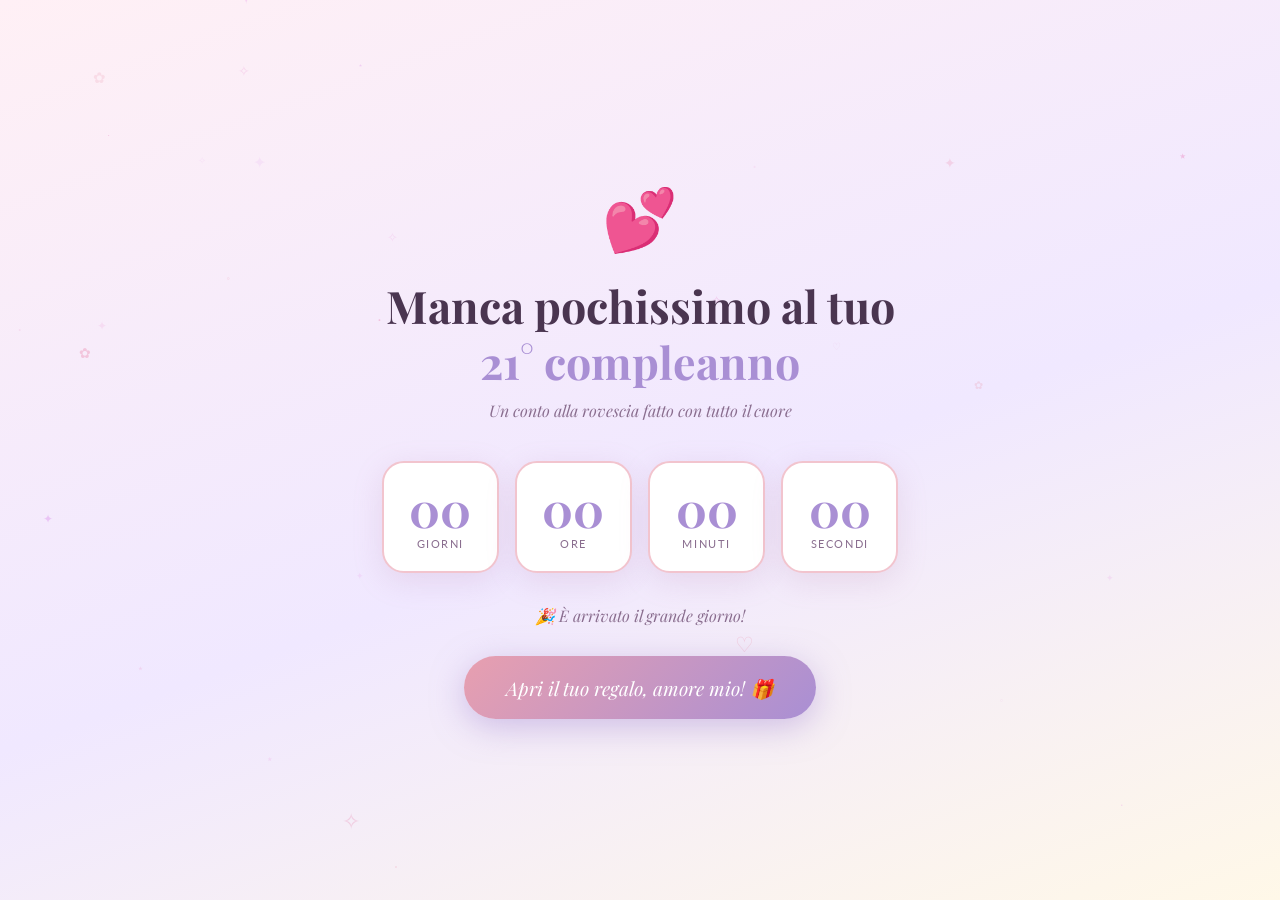
<file: index.html>
<!DOCTYPE html>
<html lang="it">
<head>
<meta charset="UTF-8"/>
<meta name="viewport" content="width=device-width, initial-scale=1.0"/>
<title>💕 Il tuo regalo ti aspetta...</title>
<link rel="stylesheet" href="style.css"/>
<style>
  body {
    background: linear-gradient(160deg, #FFF0F5 0%, #F0E8FF 55%, #FFF8E8 100%);
    min-height: 100vh;
  }

  .page { gap: 0; }

  /* Cuore */
  .heart {
    font-size: 3.8rem;
    animation: heartbeat 1.4s ease-in-out infinite;
    margin-bottom: 1.4rem;
  }
  @keyframes heartbeat {
    0%,100% { transform: scale(1); }
    14%     { transform: scale(1.2); }
    28%     { transform: scale(1); }
    42%     { transform: scale(1.12); }
  }

  .countdown-title {
    font-family: 'Playfair Display', serif;
    font-size: clamp(1.8rem, 5vw, 2.8rem);
    font-weight: 700; color: var(--text);
    line-height: 1.25; margin-bottom: 0.6rem;
  }
  .countdown-title span { color: var(--lilac-dark); }

  .countdown-subtitle {
    font-family: 'Playfair Display', serif;
    font-style: italic; font-size: 1rem;
    color: var(--text-soft); margin-bottom: 2.5rem;
  }

  /* Griglia numeri */
  .countdown-grid {
    display: flex; gap: 1rem; flex-wrap: wrap;
    justify-content: center; margin-bottom: 2rem;
  }
  .countdown-box {
    background: var(--white);
    border-radius: 22px;
    padding: 1.3rem 1.6rem;
    min-width: 92px;
    box-shadow: 0 8px 30px var(--shadow);
    border: 2px solid var(--rose);
  }
  .countdown-box .num {
    font-family: 'Playfair Display', serif;
    font-size: 3rem; font-weight: 700;
    color: var(--lilac-dark); line-height: 1;
    display: block;
  }
  .countdown-box .label {
    font-size: 0.7rem; text-transform: uppercase;
    letter-spacing: 0.14em; color: var(--text-soft);
    margin-top: 0.35rem; display: block;
  }

  .birthday-msg {
    font-family: 'Playfair Display', serif;
    font-style: italic; font-size: 1rem;
    color: var(--text-soft); margin-bottom: 1.8rem;
    min-height: 1.4em;
  }

  /* Bottone — invisibile finché JS non lo accende */
  #btn-open {
    display: none;            /* JS cambierà in inline-flex */
    align-items: center; gap: 0.5rem;
    background: linear-gradient(135deg, var(--rose-dark), var(--lilac-dark));
    color: var(--white); border: none;
    border-radius: 50px; padding: 1.15rem 2.6rem;
    font-family: 'Playfair Display', serif;
    font-size: 1.2rem; font-style: italic;
    cursor: pointer; text-decoration: none;
    box-shadow: 0 8px 32px rgba(169,143,212,0.5);
    animation: pulse-btn 2s ease-in-out infinite;
    transition: transform 0.2s;
  }
  #btn-open:hover { transform: scale(1.06); }
  @keyframes pulse-btn {
    0%,100% { box-shadow: 0 8px 32px rgba(169,143,212,0.45); }
    50%     { box-shadow: 0 14px 46px rgba(169,143,212,0.75); }
  }

  @media (max-width: 480px) {
    .countdown-grid { gap: 0.6rem; }
    .countdown-box  { min-width: 70px; padding: 0.9rem 0.8rem; }
    .countdown-box .num { font-size: 2.2rem; }
  }
</style>
</head>
<body>
<canvas id="particles-canvas"></canvas>

<div class="page">
  <div class="heart">💕</div>
  <h1 class="countdown-title">Manca pochissimo al tuo<br><span>21° compleanno</span></h1>
  <p class="countdown-subtitle">Un conto alla rovescia fatto con tutto il cuore</p>

  <div class="countdown-grid">
    <div class="countdown-box"><span class="num" id="cd-days">00</span><span class="label">Giorni</span></div>
    <div class="countdown-box"><span class="num" id="cd-hours">00</span><span class="label">Ore</span></div>
    <div class="countdown-box"><span class="num" id="cd-mins">00</span><span class="label">Minuti</span></div>
    <div class="countdown-box"><span class="num" id="cd-secs">00</span><span class="label">Secondi</span></div>
  </div>

  <p class="birthday-msg" id="birthday-msg">Il tuo regalo ti aspetta...</p>

  <a id="btn-open" href="dashboard.html">Apri il tuo regalo, amore mio! 🎁</a>
</div>

<script src="particles.js"></script>
<script>
  // ⚠️ MODIFICA LA DATA QUI (anno, mese 0-11, giorno, ora, minuti, secondi)
  function getTarget() {
    // Restituisce la data del compleanno per l'anno corrente.
    // La logica che decide se terminare o riprogrammare è gestita altrove.
    const now = new Date();
    return new Date(now.getFullYear(), 5, 28, 0, 0, 0); // 28 Giugno a mezzanotte
  }

  const pad = n => String(n).padStart(2, '0');
  function showButton() {
    const btn = document.getElementById('btn-open');
    btn.style.display = 'inline-flex'; // ← inline-flex, mai 'block'
    // Assicuriamoci che il bottone riceva click e sia sopra eventuali overlay
    btn.style.pointerEvents = 'auto';
    btn.style.position = 'relative';
    btn.style.zIndex = '2';
    btn.setAttribute('tabindex', '0');
    // Apri la dashboard in modalità 'gift' (prima tappa del flusso)
    btn.href = 'dashboard.html?gift=1';

    // Fallback visibile: se per qualche motivo il bottone rimane nascosto (overlay, CSS, ecc.),
    // creiamo un bottone fisso in fondo allo schermo con z-index molto alto per i test.
    setTimeout(() => {
      try {
        const rect = btn.getBoundingClientRect();
        const style = window.getComputedStyle(btn);
        if (rect.width === 0 || rect.height === 0 || style.visibility === 'hidden' || style.display === 'none') {
            if (!document.getElementById('btn-open-fallback')) {
            const fb = document.createElement('a');
            fb.id = 'btn-open-fallback';
            fb.href = btn.href || 'dashboard.html?gift=1';
            fb.textContent = 'Apri il tuo regalo 🎁';
            fb.className = 'btn-gold';
            Object.assign(fb.style, {
              position: 'fixed',
              bottom: '22px',
              left: '50%',
              transform: 'translateX(-50%)',
              zIndex: '9999',
              display: 'inline-flex',
              padding: '0.9rem 1.8rem'
            });
            document.body.appendChild(fb);
          }
        }
      } catch (e) { /* ignore in old browsers */ }
    }, 120);
  }

  function endCountdown() {
    // Imposta visuale a zero e mostra bottone, persistendo lo stato
    document.getElementById('cd-days').textContent  = '00';
    document.getElementById('cd-hours').textContent = '00';
    document.getElementById('cd-mins').textContent  = '00';
    document.getElementById('cd-secs').textContent  = '00';
    document.getElementById('birthday-msg').textContent = '🎉 È arrivato il grande giorno!';
    try { localStorage.setItem('countdown_reached', '1'); } catch (e) {}
    showButton();
    if (timerID) { clearInterval(timerID); timerID = null; }
  }

  let timerID;

  function tick() {
    const diff = getTarget() - Date.now();

    if (diff <= 0) {
      // Countdown arrivato a zero: usa endCountdown() per fermare tutto definitivamente
      endCountdown();
      return;
    }

    document.getElementById('cd-days').textContent  = pad(Math.floor(diff / 86400000));
    document.getElementById('cd-hours').textContent = pad(Math.floor(diff % 86400000 / 3600000));
    document.getElementById('cd-mins').textContent  = pad(Math.floor(diff % 3600000  / 60000));
    document.getElementById('cd-secs').textContent  = pad(Math.floor(diff % 60000    / 1000));

    if (diff < 3600000)
      document.getElementById('birthday-msg').textContent = '✨ Ci siamo quasi...';
  }

  const initialDiff = getTarget() - Date.now();

  // Se il target è ancora nel futuro, eliminiamo eventuale stato vecchio salvato in localStorage.
  if (initialDiff > 0) {
    try { localStorage.removeItem('countdown_reached'); } catch (e) {}
  }

  // Se è già stato raggiunto in passato, applica immediatamente lo stato di fine.
  if (localStorage.getItem('countdown_reached') === '1' || initialDiff <= 0) {
    endCountdown();
  } else {
    timerID = setInterval(tick, 1000);
    tick(); // primo tick immediato senza aspettare 1 s
  }

  // Modalità test: se apri la pagina con ?test=1 mostro immediatamente il bottone
  try {
    if (new URLSearchParams(location.search).get('test') === '1') showButton();
  } catch (e) {
    /* noop in ambienti senza location */
  }
</script>
</body>
</html>
</file>
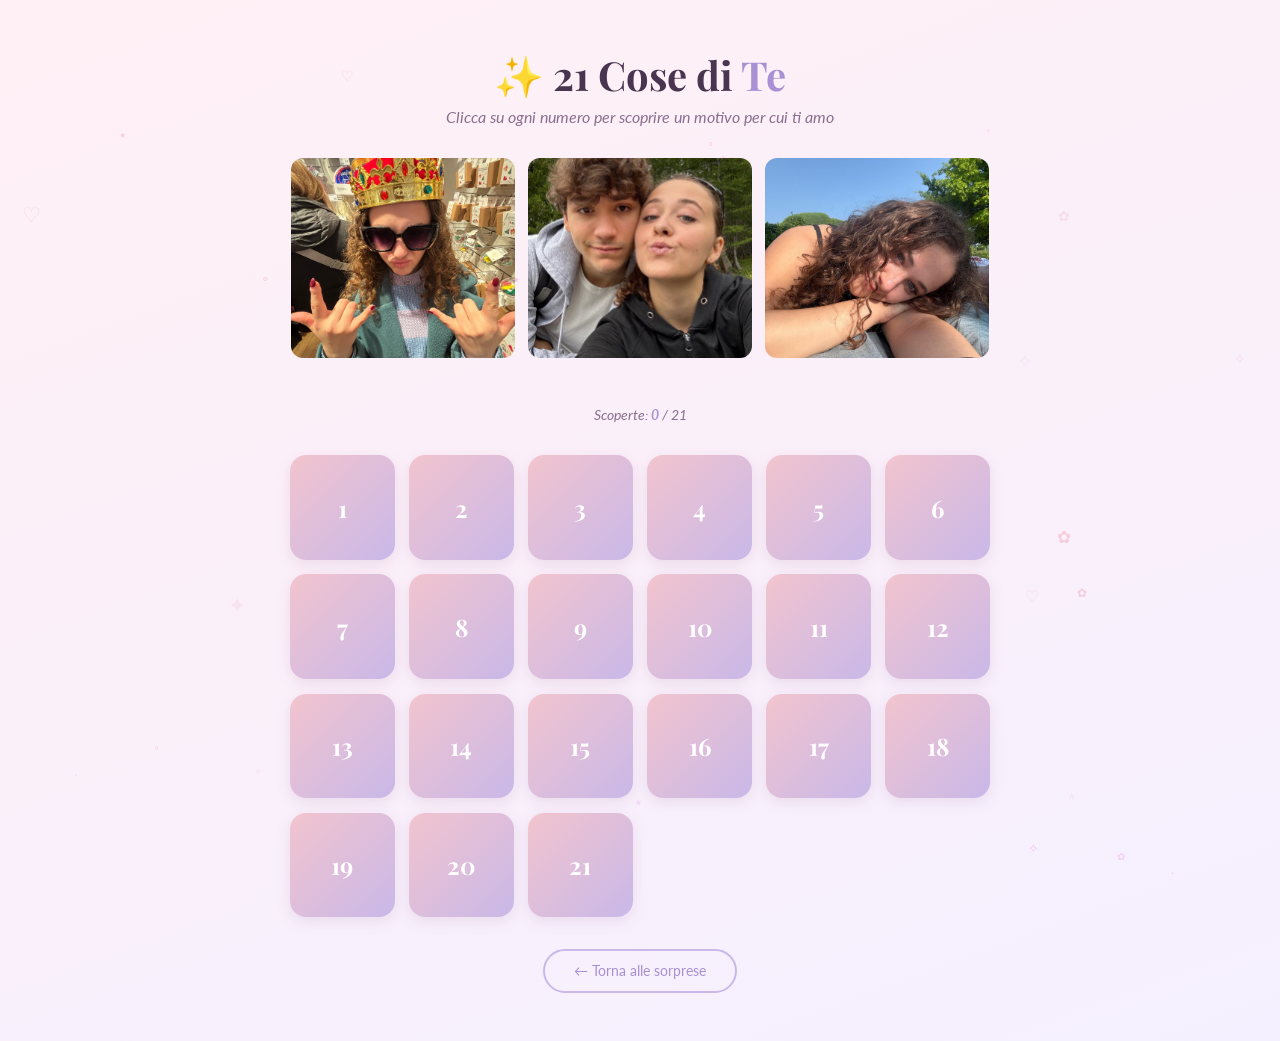
<file: 21cose.html>
<!DOCTYPE html>
<html lang="it">
<head>
<meta charset="UTF-8"/>
<meta name="viewport" content="width=device-width, initial-scale=1.0"/>
<title>✨ 21 Cose di Te</title>
<link rel="stylesheet" href="style.css"/>
<style>
  body { background: linear-gradient(160deg, #FFF0F5 0%, #F5F0FF 100%); }
  .page { justify-content: flex-start; padding-top: 3rem; padding-bottom: 3rem; gap: 2rem; }

  .page-header h1 {
    font-family: 'Playfair Display', serif;
    font-size: clamp(1.8rem, 4vw, 2.5rem);
    font-weight: 700; color: var(--text);
  }
  .page-header h1 span { color: var(--lilac-dark); }
  .page-header p { color: var(--text-soft); font-style: italic; margin-top: 0.4rem; }

  /* Griglia tasselli */
  .tiles-grid {
    display: grid;
    grid-template-columns: repeat(auto-fill, minmax(90px, 1fr));
    gap: 0.9rem;
    max-width: 700px; width: 100%;
  }

  /* Ogni tassello è una card che si gira */
  .tile {
    aspect-ratio: 1;
    perspective: 700px;
    cursor: pointer;
  }
  .tile-inner {
    position: relative; width: 100%; height: 100%;
    transform-style: preserve-3d;
    transition: transform 0.6s cubic-bezier(0.4, 0, 0.2, 1);
    border-radius: 16px;
  }
  .tile.flipped .tile-inner { transform: rotateY(180deg); }

  .tile-front, .tile-back {
    position: absolute; inset: 0;
    border-radius: 16px;
    display: flex; align-items: center; justify-content: center;
    backface-visibility: hidden;
    -webkit-backface-visibility: hidden;
    padding: 0.4rem;
  }
  .tile-front {
    background: linear-gradient(135deg, var(--rose), var(--lilac));
    font-family: 'Playfair Display', serif;
    font-size: 1.5rem; font-weight: 700; color: var(--white);
    box-shadow: 0 4px 14px var(--shadow);
  }
  .tile-back {
    background: var(--white);
    transform: rotateY(180deg);
    font-size: 0.68rem; color: var(--text);
    text-align: center; font-family: 'Lato', sans-serif;
    line-height: 1.35;
    box-shadow: 0 4px 14px var(--shadow);
    border: 2px solid var(--lilac);
  }

  .counter {
    font-size: 0.88rem; color: var(--text-soft);
    font-style: italic;
  }
  .counter span { color: var(--lilac-dark); font-weight: 700; }
</style>
</head>
<body>

<canvas id="particles-canvas"></canvas>

<div class="page">
  <div class="page-header">
    <h1>✨ 21 Cose di <span>Te</span></h1>
    <p>Clicca su ogni numero per scoprire un motivo per cui ti amo</p>
  </div>

  <div class="photo-grid" id="photo-grid">
    <img src="images/gay5.jpeg" alt="Foto 1" class="grid-photo">
    <img src="images/gay2.jpeg" alt="Foto 2" class="grid-photo">
    <img src="images/gay6.jpeg" alt="Foto 3" class="grid-photo">
  </div>

  <p class="counter">Scoperte: <span id="count">0</span> / 21</p>

  <div class="tiles-grid" id="tiles-container"></div>

  <a href="dashboard.html" class="btn-outline">← Torna alle sorprese</a>
</div>

<script src="particles.js"></script>
<script>
  // ⚠️ MODIFICA QUI i 21 testi con le tue parole vere
  const cose = [
    "Il suono della tua risata più sincera, quella che ti esplode all'improvviso e che ha il potere di svoltare anche la mia giornata più storta.",
    "La scintilla che ti accende lo sguardo quando parli di qualcosa che ti appassiona, perché ti rende ancora più bella di quanto già tu non sia.",
    "La tua adorabile caparbietà, che difendi con così tanto orgoglio che alla fine mi ritrovo ad amarti ancora di più (anche quando hai palesemente ragione tu).",
    "Il dono raro che hai di far sentire speciale chiunque ti sia vicino, semplicemente donando un po' del tuo tempo e della tua attenzione.",
    "Il modo unico in cui pronunci il mio nome, con quella dolcezza che nessun altro al mondo potrà mai replicare.",
    "La tua sensibilità nel notare i piccoli dettagli, quei gesti e quelle sfumature che gli altri ignorano ma che per te fanno la differenza.",
    "Come ti perdi completamente dentro una canzone che ami, isolandoti dal resto del mondo e lasciandoti trasportare dalle emozioni.",
    "Il tuo cuore così grande e pulito, capace di andare oltre gli errori e di insegnarmi, giorno dopo giorno, come si ama davvero.",
    "Il modo in cui cerchi il mio abbraccio quando hai sonno, stringendoti a me come se fossi il tuo posto sicuro nel mondo e l'unico posto in cui vorresti essere.",
    "La tua capacità di leggermi dentro al primo sguardo, capendo esattamente come sto prima ancora che io riesca a darti una spiegazione.",
    "La tua forza d'animo così profonda e silenziosa, che non hai bisogno di sbandierare perché si vede in tutto ciò che affronti.",
    "Quel tuo entusiasmo così puro e travolgente che ti fa parlare a raffica di una cosa nuova, riempiendo la stanza di energia.",
    "La delicatezza d'animo che mostri verso chi è più vulnerabile, una bontà d'altri tempi che ogni volta mi riempie d'orgoglio.",
    "Il modo incrollabile in cui ti stringi a chi ami nei momenti bui, diventando l'ancora e il porto sicuro di chiunque abbia la fortuna di averti accanto.",
    "La nostra complicità unica, fatta di sguardi e battute tutte nostre, un linguaggio segreto che capiamo soltanto io e te.",
    "Il valore immenso che dai alla mia presenza, una fiducia così pulita che custodisco come il tesoro più prezioso che ho.",
    "La tua determinazione d'acciaio, quella che porti avanti in silenzio, senza fare rumore, ma che ti permette di superare qualsiasi barriera.",
    "Come riesci a colorare e a dare un senso a tutto ciò che mi circonda, semplicemente stando ferma lì, accanto a me.",
    "Il fatto che tu riesca ancora a lasciarmi senza fiato come il primo giorno, dimostrandomi che l'amore vero non si annoia mai.",
    "Come hai preso la mia vita e l'hai resa infinitamente migliore, insegnandomi a guardare il mondo attraverso i tuoi occhi.",
    "Semplicemente la meraviglia che sei, in ogni tua sfumatura, esattamente così come sei in questo preciso istante. 💕"
  ];

  let flippedCount = 0;
  const savedFlipped = new Set(JSON.parse(localStorage.getItem('flipped_tiles') || '[]'));

  const grid = document.getElementById('tiles-container');
  const counter = document.getElementById('count');

  // Inserisci le foto direttamente nel markup sopra; rimosso caricamento file/upload per semplicità.

  cose.forEach((text, i) => {
    const tile = document.createElement('div');
    tile.className = 'tile' + (savedFlipped.has(i) ? ' flipped' : '');
    tile.innerHTML = `
      <div class="tile-inner">
        <div class="tile-front">${i + 1}</div>
        <div class="tile-back">${text}</div>
      </div>`;
    tile.addEventListener('click', () => {
      tile.classList.toggle('flipped');
      savedFlipped[tile.classList.contains('flipped') ? 'add' : 'delete'](i);
      localStorage.setItem('flipped_tiles', JSON.stringify([...savedFlipped]));
      counter.textContent = savedFlipped.size;
    });
    grid.appendChild(tile);
  });

  counter.textContent = savedFlipped.size;
</script>
</body>
</html>
</file>
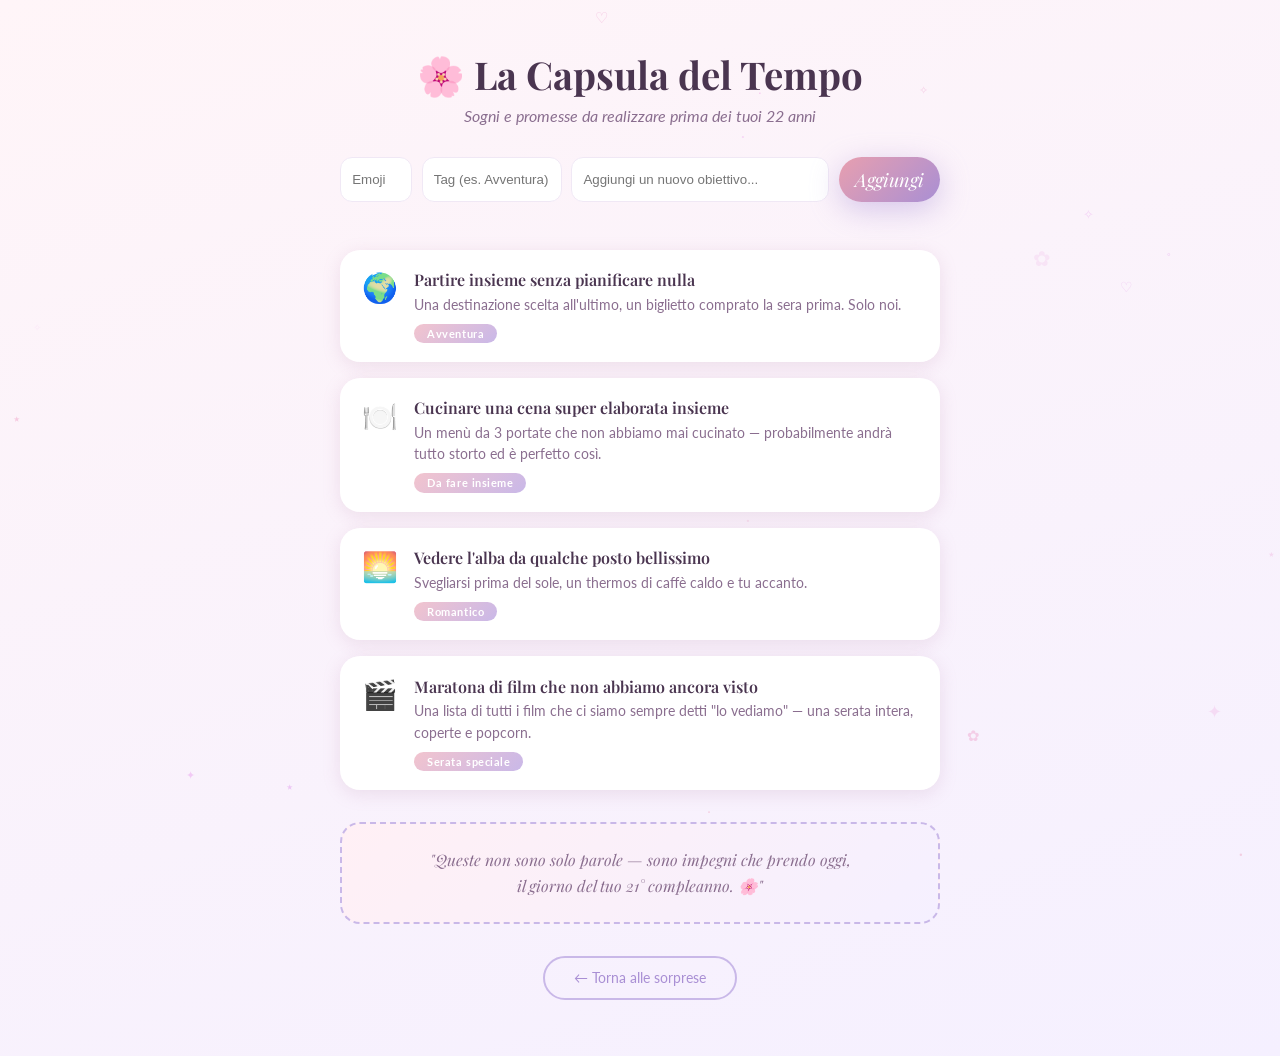
<file: capsula.html>
<!DOCTYPE html>
<html lang="it">
<head>
<meta charset="UTF-8"/>
<meta name="viewport" content="width=device-width, initial-scale=1.0"/>
<title>🌸 La Capsula del Tempo</title>
<link rel="stylesheet" href="style.css"/>
<style>
  body { background: linear-gradient(160deg, #FFF5F8 0%, #F5F0FF 100%); }
  .page {
    justify-content: flex-start;
    padding-top: 3rem; padding-bottom: 3.5rem; gap: 2rem;
  }

  .page-header h1 {
    font-family: 'Playfair Display', serif;
    font-size: clamp(1.8rem, 4vw, 2.4rem);
    font-weight: 700; color: var(--text);
  }
  .page-header p { color: var(--text-soft); font-style: italic; margin-top: 0.4rem; }

  /* Lista promesse */
  .capsula-list {
    display: flex; flex-direction: column;
    gap: 1rem; max-width: 600px; width: 100%;
  }

  .capsula-item {
    display: flex; align-items: flex-start; gap: 1rem;
    background: var(--white);
    border-radius: 20px; padding: 1.2rem 1.4rem;
    box-shadow: 0 4px 18px var(--shadow);
    text-align: left;
    transition: transform 0.2s;
  }
  .capsula-item:hover { transform: translateY(-3px); }

  .capsula-icon { font-size: 1.8rem; flex-shrink: 0; margin-top: 0.1rem; }

  .capsula-text h4 {
    font-family: 'Playfair Display', serif;
    font-size: 1rem; font-weight: 600; color: var(--text);
    margin-bottom: 0.3rem;
  }
  .capsula-text p {
    font-size: 0.85rem; color: var(--text-soft); line-height: 1.55;
  }
  .badge {
    display: inline-block;
    background: linear-gradient(135deg, var(--rose), var(--lilac));
    color: var(--white); font-size: 0.7rem; font-weight: 700;
    border-radius: 20px; padding: 0.2rem 0.8rem; margin-top: 0.5rem;
    letter-spacing: 0.05em;
  }

  .capsula-actions { margin-left: auto; display: flex; gap: 0.5rem; align-items: center; }
  .capsula-delete {
    background: transparent; border: 0; color: #C04A6A; font-size: 0.95rem; cursor: pointer;
    padding: 0.3rem 0.6rem; border-radius: 8px;
  }
  .capsula-delete:hover { background: rgba(192,74,106,0.06); }
  .capsula-input-row input[type="text"] { padding:0.7rem; border-radius:12px; border:1px solid var(--pearl); }
  .capsula-input-row input.emoji { width:72px; }
  .capsula-input-row input.tag { width:140px; }

  /* Sigillo finale */
  .capsula-seal {
    max-width: 600px; width: 100%;
    background: linear-gradient(135deg, #FFF0F5, #F5F0FF);
    border: 2px dashed var(--lilac);
    border-radius: 20px; padding: 1.4rem 1.6rem;
    text-align: center;
  }
  .capsula-seal p {
    font-family: 'Playfair Display', serif;
    font-style: italic; font-size: 0.98rem;
    color: var(--text-soft); line-height: 1.7;
  }
</style>
</head>
<body>

<canvas id="particles-canvas"></canvas>

<div class="page">
  <div class="page-header">
    <h1>🌸 La Capsula del Tempo</h1>
    <p>Sogni e promesse da realizzare prima dei tuoi 22 anni</p>
  </div>

  <div class="capsula-list">

    <div class="capsula-item">
      <div class="capsula-icon">🌍</div>
      <div class="capsula-text">
        <h4>Partire insieme senza pianificare nulla</h4>
        <p>Una destinazione scelta all'ultimo, un biglietto comprato la sera prima. Solo noi.</p>
        <span class="badge">Avventura</span>
      </div>
    </div>

    <div class="capsula-item">
      <div class="capsula-icon">🍽️</div>
      <div class="capsula-text">
        <h4>Cucinare una cena super elaborata insieme</h4>
        <p>Un menù da 3 portate che non abbiamo mai cucinato — probabilmente andrà tutto storto ed è perfetto così.</p>
        <span class="badge">Da fare insieme</span>
      </div>
    </div>

    <div class="capsula-item">
      <div class="capsula-icon">🌅</div>
      <div class="capsula-text">
        <h4>Vedere l'alba da qualche posto bellissimo</h4>
        <p>Svegliarsi prima del sole, un thermos di caffè caldo e tu accanto.</p>
        <span class="badge">Romantico</span>
      </div>
    </div>

    <div class="capsula-item">
      <div class="capsula-icon">🎬</div>
      <div class="capsula-text">
        <h4>Maratona di film che non abbiamo ancora visto</h4>
        <p>Una lista di tutti i film che ci siamo sempre detti "lo vediamo" — una serata intera, coperte e popcorn.</p>
        <span class="badge">Serata speciale</span>
      </div>
    </div>

  </div>

  <div class="capsula-seal">
    <p>"Queste non sono solo parole — sono impegni che prendo oggi,<br>il giorno del tuo 21° compleanno. 🌸"</p>
  </div>

  <a href="dashboard.html" class="btn-outline">← Torna alle sorprese</a>
</div>

<script src="particles.js"></script>
<script>
  // Aggiungi obiettivi illimitati con salvataggio in localStorage
  const listEl = document.querySelector('.capsula-list');
  function renderList() {
    const items = JSON.parse(localStorage.getItem('capsula_items') || '[]');
    // rimuovi esistenti (tranne i nodi statici iniziali)
    // semplifichiamo aggiungendo un'area di input in cima
  }

  // Creiamo un form dinamico in cima alla lista
  (function init() {
    const container = document.createElement('div');
    container.style.maxWidth = '600px'; container.style.width = '100%';
    container.style.marginBottom = '1rem';
    container.innerHTML = `
      <div class="capsula-input-row" style="display:flex; gap:0.6rem;">
        <input id="capsula-emoji" class="emoji" placeholder="Emoji" title="Emoji" maxlength="2" style="padding:0.7rem; border-radius:12px; border:1px solid var(--pearl);">
        <input id="capsula-tag" class="tag" placeholder="Tag (es. Avventura)" title="Tag" style="padding:0.7rem; border-radius:12px; border:1px solid var(--pearl);">
        <input id="capsula-input" placeholder="Aggiungi un nuovo obiettivo..." style="flex:1; padding:0.7rem; border-radius:12px; border:1px solid var(--pearl);">
        <button id="capsula-add" class="btn-primary" style="padding:0.6rem 1rem;">Aggiungi</button>
      </div>
    `;
    listEl.parentElement.insertBefore(container, listEl);

    function addItem(text, emoji, tag) {
      if (!text || !text.trim()) return;
      const items = JSON.parse(localStorage.getItem('capsula_items') || '[]');
      const item = { id: Date.now() + '-' + Math.floor(Math.random()*1000), text: text.trim(), emoji: (emoji||'✨'), tag: (tag||''), ts: Date.now() };
      items.push(item);
      localStorage.setItem('capsula_items', JSON.stringify(items));
      renderItems();
    }

    document.getElementById('capsula-add').addEventListener('click', () => {
      const v = document.getElementById('capsula-input').value;
      const e = document.getElementById('capsula-emoji').value;
      const t = document.getElementById('capsula-tag').value;
      addItem(v, e, t);
      document.getElementById('capsula-input').value = '';
      document.getElementById('capsula-emoji').value = '';
      document.getElementById('capsula-tag').value = '';
    });

    document.getElementById('capsula-input').addEventListener('keydown', (e) => { if (e.key === 'Enter') { e.preventDefault(); document.getElementById('capsula-add').click(); } });

    renderItems();
  })();

  function renderItems() {
    const items = JSON.parse(localStorage.getItem('capsula_items') || '[]');
    // rimuovi vecchi elementi dinamici
    Array.from(listEl.querySelectorAll('.capsula-item.dynamic')).forEach(n => n.remove());
    items.forEach(it => {
      const el = document.createElement('div');
      el.className = 'capsula-item dynamic';
      el.innerHTML = `
        <div class="capsula-icon">${escapeHtml(it.emoji || '✨')}</div>
        <div class="capsula-text">
          <h4>${escapeHtml(it.text)}</h4>
          <p class="small">Aggiunto il ${new Date(it.ts).toLocaleString()}</p>
          ${it.tag ? `<span class="badge">${escapeHtml(it.tag)}</span>` : ''}
        </div>
        <div class="capsula-actions">
          <button class="capsula-delete" data-id="${escapeHtml(it.id)}">Elimina</button>
        </div>
      `;
      listEl.appendChild(el);
    });
    // associa eventi di delete
    Array.from(listEl.querySelectorAll('.capsula-delete')).forEach(btn => {
      btn.addEventListener('click', (ev) => {
        const id = btn.getAttribute('data-id');
        const items = JSON.parse(localStorage.getItem('capsula_items') || '[]');
        const filtered = items.filter(i => String(i.id) !== String(id));
        localStorage.setItem('capsula_items', JSON.stringify(filtered));
        renderItems();
      });
    });
  }

  function escapeHtml(s){ return String(s).replace(/[&<>"']/g, c => ({'&':'&amp;','<':'&lt;','>':'&gt;','"':'&quot;',"'":"&#39;"})[c]); }
</script>
</body>
</html>
</file>
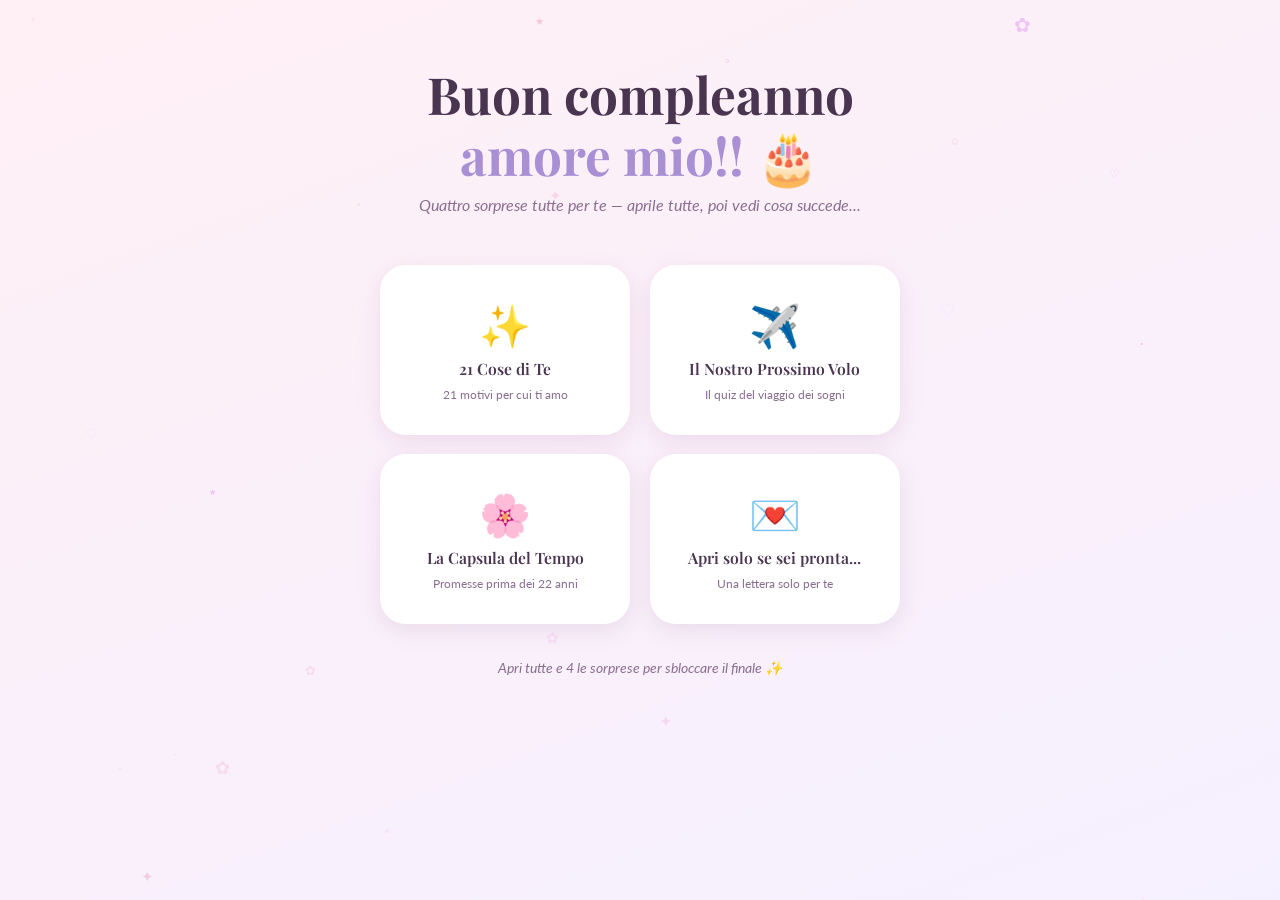
<file: dashboard.html>
<!DOCTYPE html>
<html lang="it">
<head>
<meta charset="UTF-8"/>
<meta name="viewport" content="width=device-width, initial-scale=1.0"/>
<title>💕 Buon Compleanno Amore Mio!</title>
<link rel="stylesheet" href="style.css"/>
<style>
  body {
    background: linear-gradient(160deg, #FFF0F5 0%, #F5F0FF 100%);
    min-height: 100vh;
  }

  .page {
    justify-content: flex-start;
    padding-top: 4rem;
    padding-bottom: 5rem;
    gap: 0;
  }

  /* ── HEADER ── */
  .header {
    margin-bottom: 0.8rem;
  }
  .header h1 {
    font-family: 'Playfair Display', serif;
    font-size: clamp(2rem, 5.5vw, 3.2rem);
    font-weight: 700; color: var(--text); line-height: 1.2;
  }
  .header h1 .accent { color: var(--lilac-dark); }
  .header p {
    color: var(--text-soft); font-size: 1rem;
    font-style: italic; margin-top: 0.5rem;
  }

  /* ── GRIGLIA 2×2 ── */
  .cards-grid {
    display: grid;
    grid-template-columns: 1fr 1fr;
    grid-template-rows: 1fr 1fr;
    gap: 1.2rem;
    width: min(520px, 92vw);
    margin-top: 2.4rem;
  }

  /* Variante celebrativa quando si arriva dal bottone regalo */
  .page.celebrate { padding-top: 2rem; }
  .page.celebrate .header h1 { transform: translateY(-6px); }
  .page.celebrate .cards-grid { gap: 1.4rem; width: min(720px, 92vw); }
  .page.celebrate .card { border-radius: 28px; min-height: 190px; }
  .sparkle {
    position: absolute; pointer-events: none; z-index: 0;
    width: 14px; height: 14px; opacity: 0.9;
    filter: drop-shadow(0 6px 14px rgba(169,143,212,0.25));
  }

  .card {
    background: var(--white);
    border-radius: 26px;
    padding: 2rem 1.4rem 1.8rem;
    cursor: pointer;
    box-shadow: 0 6px 22px var(--shadow);
    border: 2.5px solid transparent;
    position: relative; overflow: hidden;
    text-decoration: none; color: inherit;
    display: flex; flex-direction: column;
    align-items: center; justify-content: center;
    gap: 0.5rem;
    transition: transform 0.3s cubic-bezier(.2,.8,.3,1), box-shadow 0.3s, border-color 0.3s;
    min-height: 170px;
  }

  /* Sfumatura leggera al hover */
  .card::before {
    content: '';
    position: absolute; inset: 0; border-radius: 24px;
    background: linear-gradient(135deg, var(--rose), var(--lilac));
    opacity: 0; transition: opacity 0.3s; z-index: 0;
  }
  .card:hover { transform: translateY(-5px) scale(1.02); box-shadow: 0 16px 40px var(--shadow); }
  .card:hover::before { opacity: 0.09; }

  /* Card aperta */
  .card.opened {
    border-color: var(--lilac);
    background: linear-gradient(145deg, #FDFAFF, var(--white));
  }
  /* rimosso segnalino visibile dopo click */

  .card-check {
    position: absolute; top: 12px; right: 14px;
    width: 22px; height: 22px; border-radius: 50%;
    background: var(--lilac-dark); color: var(--white);
    font-size: 0.7rem; display: flex; align-items: center;
    justify-content: center; font-weight: 700; opacity: 0;
    transition: opacity 0.3s; z-index: 2;
    display: none !important;
  }

  .card-emoji {
    font-size: 2.6rem; position: relative; z-index: 1;
    transition: transform 0.3s;
  }
  .card:hover .card-emoji { transform: scale(1.15) rotate(-5deg); }

  .card-title {
    font-family: 'Playfair Display', serif;
    font-size: 0.98rem; font-weight: 600;
    color: var(--text); position: relative; z-index: 1;
    line-height: 1.3; text-align: center;
  }
  .card-desc {
    font-size: 0.75rem; color: var(--text-soft);
    position: relative; z-index: 1; text-align: center;
    line-height: 1.4;
  }

  /* ── AREA INFERIORE ── */
  .bottom-area {
    margin-top: 2.2rem;
    display: flex; flex-direction: column;
    align-items: center; gap: 1.2rem;
  }

  #hint-msg {
    font-size: 0.88rem; color: var(--text-soft);
    font-style: italic; min-height: 1.3em;
    transition: color 0.4s;
  }

  #btn-finale {
    display: none;
  }

  /* ── MODALE LETTERA ── */
  .modal-overlay {
    display: none; position: fixed; inset: 0; z-index: 200;
    background: rgba(74,53,80,0.6);
    backdrop-filter: blur(8px);
    align-items: center; justify-content: center;
    padding: 1.2rem;
    animation: fadeIn 0.25s;
  }
  .modal-overlay.active { display: flex; }
  @keyframes fadeIn { from { opacity: 0; } to { opacity: 1; } }

  .modal {
    background: var(--white);
    border-radius: 28px;
    max-width: 560px; width: 100%;
    max-height: 88vh; overflow-y: auto;
    padding: 2.6rem 2rem 2rem;
    box-shadow: 0 24px 60px rgba(100,50,120,0.25);
    position: relative;
    animation: slideUp 0.35s cubic-bezier(0.16,1,0.3,1);
  }
  @keyframes slideUp {
    from { transform: translateY(40px); opacity: 0; }
    to   { transform: translateY(0);    opacity: 1; }
  }

  .modal-close {
    position: absolute; top: 1.2rem; right: 1.2rem;
    background: var(--pearl); border: none;
    width: 34px; height: 34px; border-radius: 50%;
    font-size: 1rem; cursor: pointer; color: var(--text);
    transition: background 0.2s; display: flex;
    align-items: center; justify-content: center;
  }
  .modal-close:hover { background: var(--rose); }

  .modal-title {
    font-family: 'Playfair Display', serif;
    font-size: 1.6rem; color: var(--text);
    margin-bottom: 0.4rem;
  }
  .modal-sub {
    font-size: 0.88rem; color: var(--text-soft);
    font-style: italic; margin-bottom: 1.8rem;
  }

  /* Foglio lettera dentro la modale */
  .lettera-paper {
    background: linear-gradient(155deg, #FFFBF0, #FFF5F8);
    border-radius: 18px; padding: 2.2rem 1.8rem;
    border: 1px solid var(--rose);
    text-align: left; position: relative;
  }
  .lettera-paper::before {
    content: '💕'; position: absolute;
    top: 1.2rem; right: 1.4rem;
    font-size: 1.4rem; opacity: 0.4;
  }
  .lettera-paper .saluto {
    font-family: 'Playfair Display', serif;
    font-size: 1.15rem; font-weight: 600;
    font-style: italic; color: var(--lilac-dark);
    display: block; margin-bottom: 1.2rem;
  }
  .lettera-paper p {
    font-family: 'Playfair Display', serif;
    font-style: italic; font-size: 0.97rem;
    color: var(--text); line-height: 1.9;
    margin-bottom: 1rem;
  }
  .placeholder {
    background: #FFFACD;
    border-left: 3px solid var(--gold);
    padding: 0.4rem 0.8rem;
    border-radius: 0 8px 8px 0;
    display: block; font-style: normal;
    font-size: 0.82rem; color: #8A7040;
    margin-bottom: 1rem;
    font-family: 'Lato', sans-serif;
  }
  .lettera-divider {
    border: none; border-top: 1px dashed var(--rose);
    margin: 1rem 0; opacity: 0.5;
  }
  .lettera-paper .firma {
    font-family: 'Playfair Display', serif;
    font-size: 1.05rem; font-weight: 600;
    font-style: italic; color: var(--rose-dark);
    text-align: right; margin-top: 1.8rem;
  }

  @media (max-width: 480px) {
    .cards-grid { gap: 0.9rem; width: 96vw; }
    .card { min-height: 145px; padding: 1.4rem 0.9rem; }
    .card-emoji { font-size: 2.1rem; }
    .card-title { font-size: 0.88rem; }
    .card-desc  { display: none; }
  }
</style>
</head>
<body>
<canvas id="particles-canvas"></canvas>

<div class="page">

  <!-- HEADER -->
  <div class="header">
    <h1>Buon compleanno<br><span class="accent">amore mio!!</span> 🎂</h1>
    <p>Quattro sorprese tutte per te — aprile tutte, poi vedi cosa succede...</p>
  </div>

  <!-- 2×2 GRID -->
  <div class="cards-grid">

    <!-- Card 1 — 21 Cose -->
    <a class="card" id="card-1" href="#" onclick="openPanel('21cose.html'); markCard(1); return false;">
      <span class="card-check">✓</span>
      <div class="card-emoji">✨</div>
      <div class="card-title">21 Cose di Te</div>
      <div class="card-desc">21 motivi per cui ti amo</div>
    </a>

    <!-- Card 2 — Quiz Viaggio -->
    <a class="card" id="card-2" href="#" onclick="openPanel('quiz.html'); markCard(2); return false;">
      <span class="card-check">✓</span>
      <div class="card-emoji">✈️</div>
      <div class="card-title">Il Nostro Prossimo Volo</div>
      <div class="card-desc">Il quiz del viaggio dei sogni</div>
    </a>

    <!-- Card 3 — Capsula del Tempo -->
    <a class="card" id="card-3" href="#" onclick="openPanel('capsula.html'); markCard(3); return false;">
      <span class="card-check">✓</span>
      <div class="card-emoji">🌸</div>
      <div class="card-title">La Capsula del Tempo</div>
      <div class="card-desc">Promesse prima dei 22 anni</div>
    </a>

    <!-- Card 4 — Lettera (apre modale, NON nuova pagina) -->
    <div class="card" id="card-4" onclick="openPanel('lettera.html'); markCard(4)">
      <span class="card-check">✓</span>
      <div class="card-emoji">💌</div>
      <div class="card-title">Apri solo se sei pronta...</div>
      <div class="card-desc">Una lettera solo per te</div>
    </div>

  </div>

  <!-- HINT + BOTTONE FINALE -->
  <div class="bottom-area">
    <p id="hint-msg">Apri tutte e 4 le sorprese per sbloccare il finale ✨</p>
    <a id="btn-finale" class="btn-gold" href="finale.html">🎰 Scopri il tuo vero regalo!</a>
  </div>

</div>

<!-- OVERLAY IFRAME PER CARICARE LE PAGINE INTERNAMENTE -->
<div id="panel-overlay" style="display:none; position:fixed; inset:0; background:rgba(10,8,12,0.45); z-index:9999; align-items:center; justify-content:center; padding:1.2rem;">
  <div style="max-width:980px; width:100%; height:86vh; background:transparent; position:relative;">
    <button id="panel-close" class="modal-close" style="position:absolute; right:8px; top:8px; z-index:10001;">✕</button>
    <iframe id="panel-iframe" src="" style="width:100%; height:100%; border-radius:14px; border:0; box-shadow:0 18px 60px rgba(0,0,0,0.35);"></iframe>
  </div>
</div>

<!-- MODALE LETTERA -->
<div class="modal-overlay" id="modal-lettera">
  <div class="modal">
    <button class="modal-close" onclick="closeLettera()">✕</button>
    <h2 class="modal-title">💌 Solo per te</h2>
    <p class="modal-sub">Hai fatto bene ad aprirla fino in fondo</p>
    <div class="lettera-paper">
      <span class="saluto">Piccola mia,</span>

      <h3 style="margin-top:0.4rem; margin-bottom:0.8rem;">Auguri per i tuoi 21 anni, amore mio! ❤️</h3>

      <p>Oggi compi <strong>21 anni</strong>. Sì, lo so, fa impressione anche a me. Non potevo assolutamente non fermarmi un attimo per scriverti due righe, anche perché questo è un traguardo incredibile. Tra l'altro, diciamocelo, il <strong>21</strong> è visibilmente il miglior numero dell'universo... e non solo perché stai diventando una donna meravigliosa, ma soprattutto perché sono nato io il 21! Coincidenze? Io non credo. È chiaramente il destino che ha voluto ricordarti ogni giorno chi è la tua vera fortuna (cioè io, ovviamente).</p>

      <p>Comunque, sappi che i 21 anni nel mondo aprono le porte a una serie di assurdità burocratiche senza precedenti. Se oggi fossimo all'estero, potresti festeggiare sfruttando i tuoi nuovi, importantissimi diritti da adulta:</p>

      <ul style="margin-left:1rem; margin-bottom:0.8rem;">
        <li><strong>A Mumbai (India):</strong> Festeggia, perché da oggi lo Stato indiano ti ritiene finalmente abbastanza matura da non affogare in un bicchiere di birra! Lì l'alcol è vietato fino ai 21 anni. Praticamente fino a ieri per loro eri una poppante, oggi sei una rispettabile bevitrice.</li>
        <li><strong>In Bahrain:</strong> Se per caso ti avanzano due spiccioli, da oggi puoi legalmente registrare a tuo nome un’intera flotta di navi commerciali. Quindi, se il tuo sogno segreto era diventare un capitano corsaro o contrabbandare spezie nel Golfo Persico, sappi che la legge ora te lo permette.</li>
        <li><strong>In Virginia (USA):</strong> Paese che vai, logica che trovi. Da oggi sei legalmente autorizzata a girare con una pistola vera e propria nascosta nella borsetta, però guai a te se provi a comprare una sigaretta elettronica, perché quella è considerata "roba pericolosa per i ragazzini".</li>
        <li><strong>In Madagascar:</strong> Nelle zone più tradizionali, da oggi sei ufficialmente abbastanza "grande e saggia" da poter partecipare al Famadihana, il rito dove si tirano fuori le mummie degli antenati dalle tombe per farci un ballo insieme. Quindi, se i festeggiamenti classici dovessero sembrarti noiosi, abbiamo un'alternativa decisamente più movimentata e d'altri tempi.</li>
      </ul>

      <p>Insomma, il mondo è un posto assolutamente fuori di testa, e da oggi hai il passaporto ufficiale per essere totalmente matta anche tu.</p>

      <p>Ma al di là dei pirati del Bahrain e dei balli con i defunti, la verità è un'altra. La verità è che la cosa più pazzesca di tutti questi anni non è stata scoprire le leggi bizzarre del mondo, ma guardare te. Vederti crescere giorno dopo giorno, un millimetro alla volta, è stato lo spettacolo più bello a cui potessi mai assistere.</p>

      <p>Ti ho vista cambiare, evolverti, e fare passi da gigante sia nei tuoi pensieri che nel tuo modo di importi sul mondo. Sei passata dall'essere la ragazza di cui mi sono innamorato all'inizio, a diventare una donna incredibilmente determinata, fiera e intelligente. Hai una testa pazzesca e una maturità che spesso mi stupisce... anche se, ammettiamolo per onestà intellettuale, quando hai fame o quando le cose non vanno esattamente come avevi pianificato tu, tutta questa maturità svanisce nel nulla e l'età mentale ti crolla all'istante a 5 anni e mezzo. Ma a me piaci da morire proprio per questo contrasto continuo.</p>

      <p>È incredibile come tu riesca ad affrontare le piccole e grandi sfide della vita con una grinta che mi lascia sempre senza fiato, per poi magari rischiare un infarto fulminante perché "oddio, ho perso il telefono!", cominciando a girare con il panico puro negli occhi, maledicendo i satelliti e la tecnologia... per poi scoprire che, cinque minuti prima, con una disinvoltura disarmante, lo avevi dato in custodia a me e ce l'ho io tranquillamente nella tasca dei pantaloni. Ormai è un classico della nostra commedia, e onestamente spero non cambierà mai.</p>

      <p>Ogni giorno che passa ti vedo fare un passo in avanti: diventi più consapevole di chi sei, di quanto vali e di cosa meriti dalla vita. Eppure, nonostante tu stia crescendo così velocemente, la cosa che mi fa impazzire di te è che riesci a mantenere intatta quella dolcezza unica, quella purezza profonda e quel sorriso contagioso che ha il potere fisso e matematico di rincoglionirmi come se fosse il primo giorno in cui ti ho vista. Vedere come gestisci il tuo mondo, come ti prendi cura delle persone a cui vuoi bene, la lealtà che ci metti nei rapporti e il modo in cui insegui i tuoi obiettivi mi rende la persona più fiera del pianeta. Sei cresciuta tantissimo, amore mio, hai superato ostacoli e ti sei costruita la tua corazza, ma sei diventata una donna fantastica senza mai perdere la tua parte più vera, ironica e genuina. Stare al tuo fianco mentre diventi grande è un privilegio unico.</p>

      <p>Il mio augurio per te, ora che hai 21 anni e che teoricamente per la legge del Bahrain potresti anche comandare una portaerei russa, è che tu possa esplorare questo mondo così folle senza mai perdere la tua luce, la tua ironia e soprattutto... che tu possa finalmente sviluppare un briciolo di quella pazienza che a te manca del tutto! Perché diciamoci la verità: qui l'unico con una pazienza infinita ed eroica sono io.</p>

      <p>Ci vuole un autocontrollo da monaco buddista non solo per farti da portatelefono e cassaforte umana ufficiale, ma per sopravvivere a tutte le domande esistenziali e profondamente stupide che mi fai senza un briciolo di senso logico, per tutti i "CORNER!" che mi hai urlato contro o che mi hai mandato sotto forma di sticker molesti, e soprattutto per tutte le volte che, con una logica tutta tua che ancora devo decifrare, continui a chiamarmi "gay" nonostante stiamo felicemente insieme. Ti sopporto un sacco, sappilo, e questo è il mio più grande atto d'amore quotidiano. <em>(E per favore, non prenderla sul serio e non metterti a fare la finta offesa mentre leggi, sai benissimo che sto scherzando e che amo follemente ogni tua singola pazzia!)</em></p>

      <p>Ti auguro di prenderti tutto ciò che desideri dalla vita, di non accontentarti mai e di non avere mai, per nessun motivo, paura di osare.</p>

      <p>Ricordati che, ovunque deciderai di andare e qualsiasi cosa da matti deciderai di fare nel tuo futuro, io sarò sempre lì, esattamente un passo dietro di te, pronto a guardarti le spalle. Sarò la tua spalla sicuro quando sarai stanca, il tuo complice indiscusso nelle stupidaggini, la vittima preferita delle tue follie e il tuo fan numero uno, quello che urla più forte di tutti, in ogni singolo successo che otterrai.</p>

      <p>Oggi si festeggia come meriti, mia splendida, esaurita e adorabile ventunenne. Buon compleanno, amore mio. Ti amo immensamente!</p>

      <div class="firma">Per sempre tuo,<br>Mari&lt;3</div>
    </div>
  </div>
</div>

<script src="particles.js"></script>
<script>
  // ── Stato card aperte ──
  const opened = new Set(JSON.parse(localStorage.getItem('opened_cards') || '[]'));

  // Se arriviamo dal bottone regalo, aggiungiamo una classe celebrativa
  try {
    if (new URLSearchParams(location.search).get('gift') === '1') document.querySelector('.page')?.classList.add('celebrate');
  } catch (e) {}

  function restoreCards() {
    opened.forEach(n => document.getElementById('card-' + n)?.classList.add('opened'));
    checkFinale();
  }

  function markCard(n) {
    opened.add(n);
    localStorage.setItem('opened_cards', JSON.stringify([...opened]));
    document.getElementById('card-' + n)?.classList.add('opened');
    checkFinale();
    // lascia che il link <a> navighi normalmente
  }

  function checkFinale() {
    if (opened.size >= 4) {
      const btn = document.getElementById('btn-finale');
      btn.style.display = 'inline-block';
      document.getElementById('hint-msg').textContent = '🎉 Hai aperto tutto! Ecco il tuo vero regalo...';
    }
  }

  // ── Modale lettera (card 4) ──
  function openLettera() {
    // segna la card come aperta
    opened.add(4);
    localStorage.setItem('opened_cards', JSON.stringify([...opened]));
    document.getElementById('card-4').classList.add('opened');
    checkFinale();
    // apri la modale
    document.getElementById('modal-lettera').classList.add('active');
    document.body.style.overflow = 'hidden';
  }

  function closeLettera() {
    document.getElementById('modal-lettera').classList.remove('active');
    document.body.style.overflow = '';
  }

  // Chiudi cliccando fuori
  document.getElementById('modal-lettera').addEventListener('click', function(e) {
    if (e.target === this) closeLettera();
  });

  restoreCards();

  // Overlay iframe: apri file interno nella pagina (single-page)
  function openPanel(src) {
    const overlay = document.getElementById('panel-overlay');
    const iframe = document.getElementById('panel-iframe');
    if (!overlay || !iframe) return;
    iframe.src = src;
    overlay.style.display = 'flex';
    document.body.style.overflow = 'hidden';
  }

  function closePanel() {
    const overlay = document.getElementById('panel-overlay');
    const iframe = document.getElementById('panel-iframe');
    if (!overlay || !iframe) return;
    overlay.style.display = 'none';
    iframe.src = '';
    document.body.style.overflow = '';
  }

  document.getElementById('panel-close').addEventListener('click', closePanel);
  document.getElementById('panel-overlay').addEventListener('click', function(e){ if (e.target === this) closePanel(); });

  // Quando l'iframe carica una pagina, intercettiamo i link interni che riportano alla dashboard
  // e li trasformiamo in azioni di chiusura dell'overlay per evitare di caricare una "dashboard dentro la dashboard".
  (function hookIframeLinks(){
    const iframe = document.getElementById('panel-iframe');
    iframe.addEventListener('load', () => {
      try {
        const doc = iframe.contentDocument || iframe.contentWindow.document;
        if (!doc) return;
        // Trova i link che sembrano tornare alla dashboard e intercetta il click
        const anchors = doc.querySelectorAll('a[href]');
        anchors.forEach(a => {
          const href = a.getAttribute('href');
          if (!href) return;
          // se il link punta a dashboard.html o è un link 'torna indietro' (href='#' o contiene 'dashboard')
          if (href.indexOf('dashboard') !== -1 || href === '#' || href === '' ) {
            a.addEventListener('click', (ev) => { ev.preventDefault(); closePanel(); });
          }
        });
      } catch (e) {
        // cross-origin o errori occasionali: ignoriamo
      }
    });
  })();
</script>
</body>
</html>
</file>
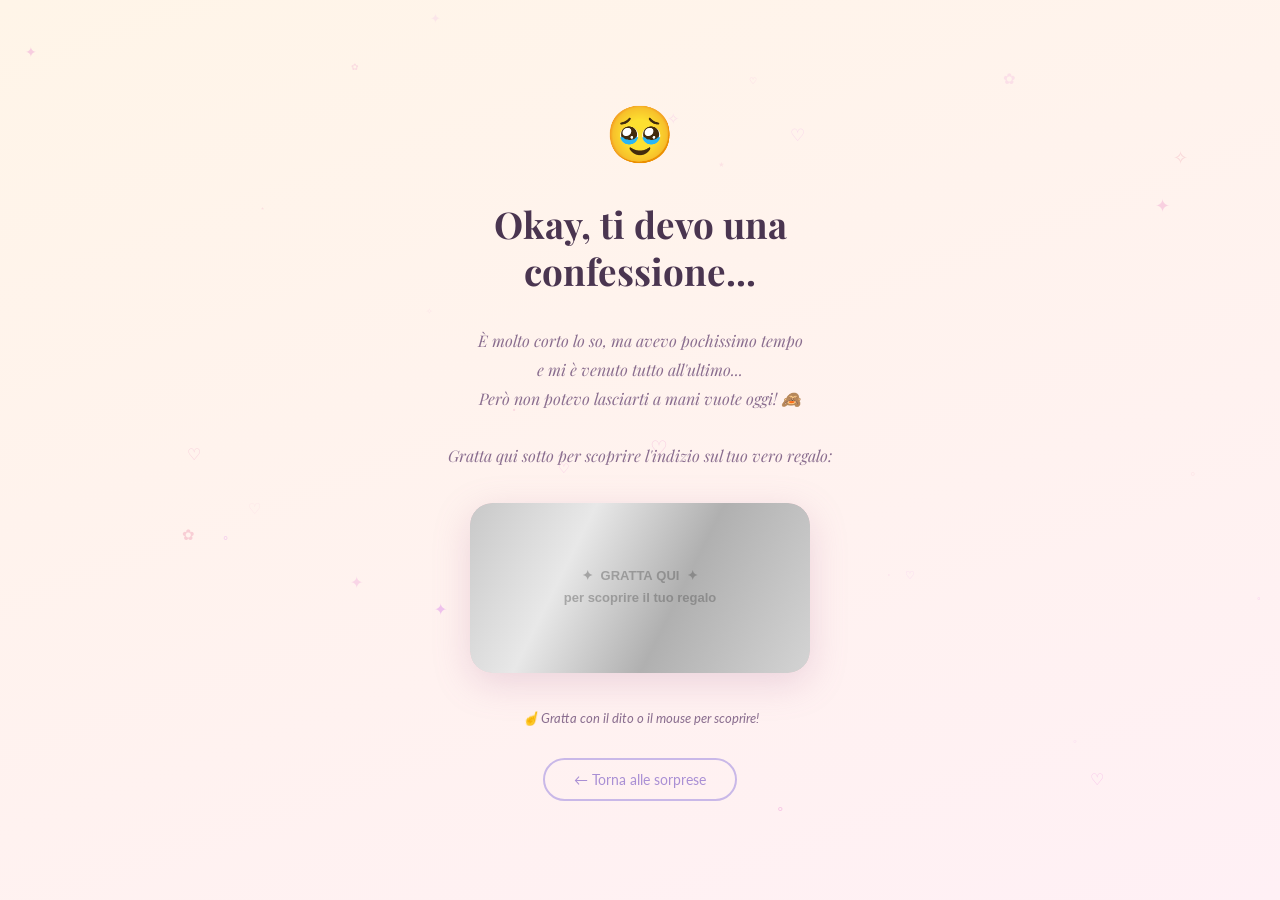
<file: finale.html>
<!DOCTYPE html>
<html lang="it">
<head>
<meta charset="UTF-8"/>
<meta name="viewport" content="width=device-width, initial-scale=1.0"/>
<title>🎰 Il tuo vero regalo</title>
<link rel="stylesheet" href="style.css"/>
<style>
  body { background: linear-gradient(160deg, #FFF5E8 0%, #FFF0F5 100%); }
  .page { gap: 2rem; }

  .finale-emoji { font-size: 3.5rem; animation: wobble 2s ease-in-out infinite; }
  @keyframes wobble {
    0%,100% { transform: rotate(-5deg); }
    50%     { transform: rotate(5deg); }
  }

  .finale-title {
    font-family: 'Playfair Display', serif;
    font-size: clamp(1.6rem, 4vw, 2.3rem);
    font-weight: 700; color: var(--text);
    max-width: 520px; line-height: 1.3;
  }

  .finale-msg {
    font-family: 'Playfair Display', serif;
    font-style: italic; font-size: 1rem;
    color: var(--text-soft);
    max-width: 460px; line-height: 1.8;
  }

  /* Contenitore gratta e vinci */
  .scratch-wrapper {
    position: relative;
    width: 340px; height: 170px;
    border-radius: 22px; overflow: hidden;
    box-shadow: 0 10px 36px rgba(180,120,160,0.25);
  }

  /* Testo rivelato sotto la patina */
  .scratch-reveal {
    position: absolute; inset: 0;
    background: linear-gradient(135deg, #FFF0F5, #F5F0FF);
    display: flex; align-items: center; justify-content: center;
    padding: 1.5rem; border-radius: 22px; z-index: 1;
    border: 2px solid var(--rose);
  }
  .scratch-reveal p {
    font-family: 'Playfair Display', serif;
    font-size: 1.05rem; font-style: italic;
    color: var(--text); text-align: center; line-height: 1.6;
  }

  #scratch-canvas {
    position: absolute; inset: 0;
    z-index: 2; border-radius: 22px;
    cursor: crosshair; touch-action: none;
  }

  .scratch-hint {
    font-size: 0.82rem; color: var(--text-soft);
    margin-top: 0.3rem; font-style: italic;
  }

  @media (max-width: 400px) {
    .scratch-wrapper { width: 290px; height: 150px; }
  }
</style>
</head>
<body>

<canvas id="particles-canvas"></canvas>

<div class="page">
  <div class="finale-emoji">🥹</div>

  <h2 class="finale-title">Okay, ti devo una confessione...</h2>

  <p class="finale-msg">
    È molto corto lo so, ma avevo pochissimo tempo<br>
    e mi è venuto tutto all'ultimo...<br>
    Però non potevo lasciarti a mani vuote oggi! 🙈<br><br>
    Gratta qui sotto per scoprire l'indizio sul tuo vero regalo:
  </p>

  <div class="scratch-wrapper">
    <div class="scratch-reveal">
      <!-- ⚠️ MODIFICA QUI con il vero indizio del regalo -->
      <p>✈️ <strong>Il tuo vero regalo?</strong><br>
        Spoiler: non c'è. Cioè, c'è ma devo ancora ordinarlo, sta prendendo polvere nel carrello. Meno curiosità e più pazienza, grazie! 🛒🤷‍♂️<br>
        
      </p>
    </div>
    <canvas id="scratch-canvas"></canvas>
  </div>

  <p class="scratch-hint">☝️ Gratta con il dito o il mouse per scoprire!</p>

  <a href="dashboard.html" class="btn-outline">← Torna alle sorprese</a>
</div>

<script src="particles.js"></script>
<script>
  (function initScratch() {
    const canvas  = document.getElementById('scratch-canvas');
    const wrapper = canvas.parentElement;
    canvas.width  = wrapper.offsetWidth;
    canvas.height = wrapper.offsetHeight;
    const ctx = canvas.getContext('2d');

    // Patina argentata con gradiente
    const grad = ctx.createLinearGradient(0, 0, canvas.width, canvas.height);
    grad.addColorStop(0,   '#C8C8C8');
    grad.addColorStop(0.3, '#E8E8E8');
    grad.addColorStop(0.6, '#B0B0B0');
    grad.addColorStop(1,   '#D4D4D4');
    ctx.fillStyle = grad;
    ctx.fillRect(0, 0, canvas.width, canvas.height);

    // Testo sulla patina
    ctx.fillStyle = 'rgba(80,80,80,0.4)';
    ctx.font = 'bold 13px Lato, sans-serif';
    ctx.textAlign = 'center';
    ctx.fillText('✦  GRATTA QUI  ✦', canvas.width / 2, canvas.height / 2 - 8);
    ctx.fillText('per scoprire il tuo regalo', canvas.width / 2, canvas.height / 2 + 14);

    // Modalità "cancella" per grattare
    ctx.globalCompositeOperation = 'destination-out';
    ctx.lineWidth   = 44;
    ctx.lineCap     = 'round';
    ctx.lineJoin    = 'round';
    ctx.strokeStyle = 'rgba(0,0,0,1)';

    let drawing = false;

    let revealed = 0;

    function pos(e) {
      const r = canvas.getBoundingClientRect();
      const src = e.touches ? e.touches[0] : e;
      return { x: src.clientX - r.left, y: src.clientY - r.top };
    }
    function checkReveal() {
      const img = ctx.getImageData(0,0,canvas.width,canvas.height);
      let cnt = 0;
      for (let i=3;i<img.data.length;i+=4) if (img.data[i] < 250) cnt++;
      const pct = (cnt / (canvas.width*canvas.height)) * 100;
      if (pct > 6 && !revealed) {
        revealed = 1;
        setTimeout(() => { document.getElementById('scratch-done').style.display = 'block'; }, 3000);
      }
    }

    canvas.addEventListener('mousedown',  e => { drawing = true; const p = pos(e); ctx.beginPath(); ctx.moveTo(p.x, p.y); });
    canvas.addEventListener('mousemove',  e => { if (!drawing) return; const p = pos(e); ctx.lineTo(p.x, p.y); ctx.stroke(); checkReveal(); });
    canvas.addEventListener('mouseup',    () => drawing = false);
    canvas.addEventListener('mouseleave', () => drawing = false);
    canvas.addEventListener('touchstart', e => { e.preventDefault(); drawing = true; const p = pos(e); ctx.beginPath(); ctx.moveTo(p.x, p.y); checkReveal(); }, { passive: false });
    canvas.addEventListener('touchmove',  e => { e.preventDefault(); if (!drawing) return; const p = pos(e); ctx.lineTo(p.x, p.y); ctx.stroke(); checkReveal(); }, { passive: false });
    canvas.addEventListener('touchend',   () => drawing = false);
  })();

  // Bottone che appare dopo il grattamento completo
  const doneWrap = document.createElement('div');
  doneWrap.id = 'scratch-done'; doneWrap.style.display = 'none'; doneWrap.style.marginTop = '1rem';
  doneWrap.innerHTML = `<button id="celebrate-btn" class="btn-gold">🎉 Buon compleanno! Apri il regalo finale</button>`;
  document.querySelector('.page').appendChild(doneWrap);
  document.getElementById('celebrate-btn').addEventListener('click', () => {
    // Vai direttamente alla pagina del regalo che mostra la tua foto
    window.location.href = 'regalo.html';
  });
</script>
</body>
</html>
</file>
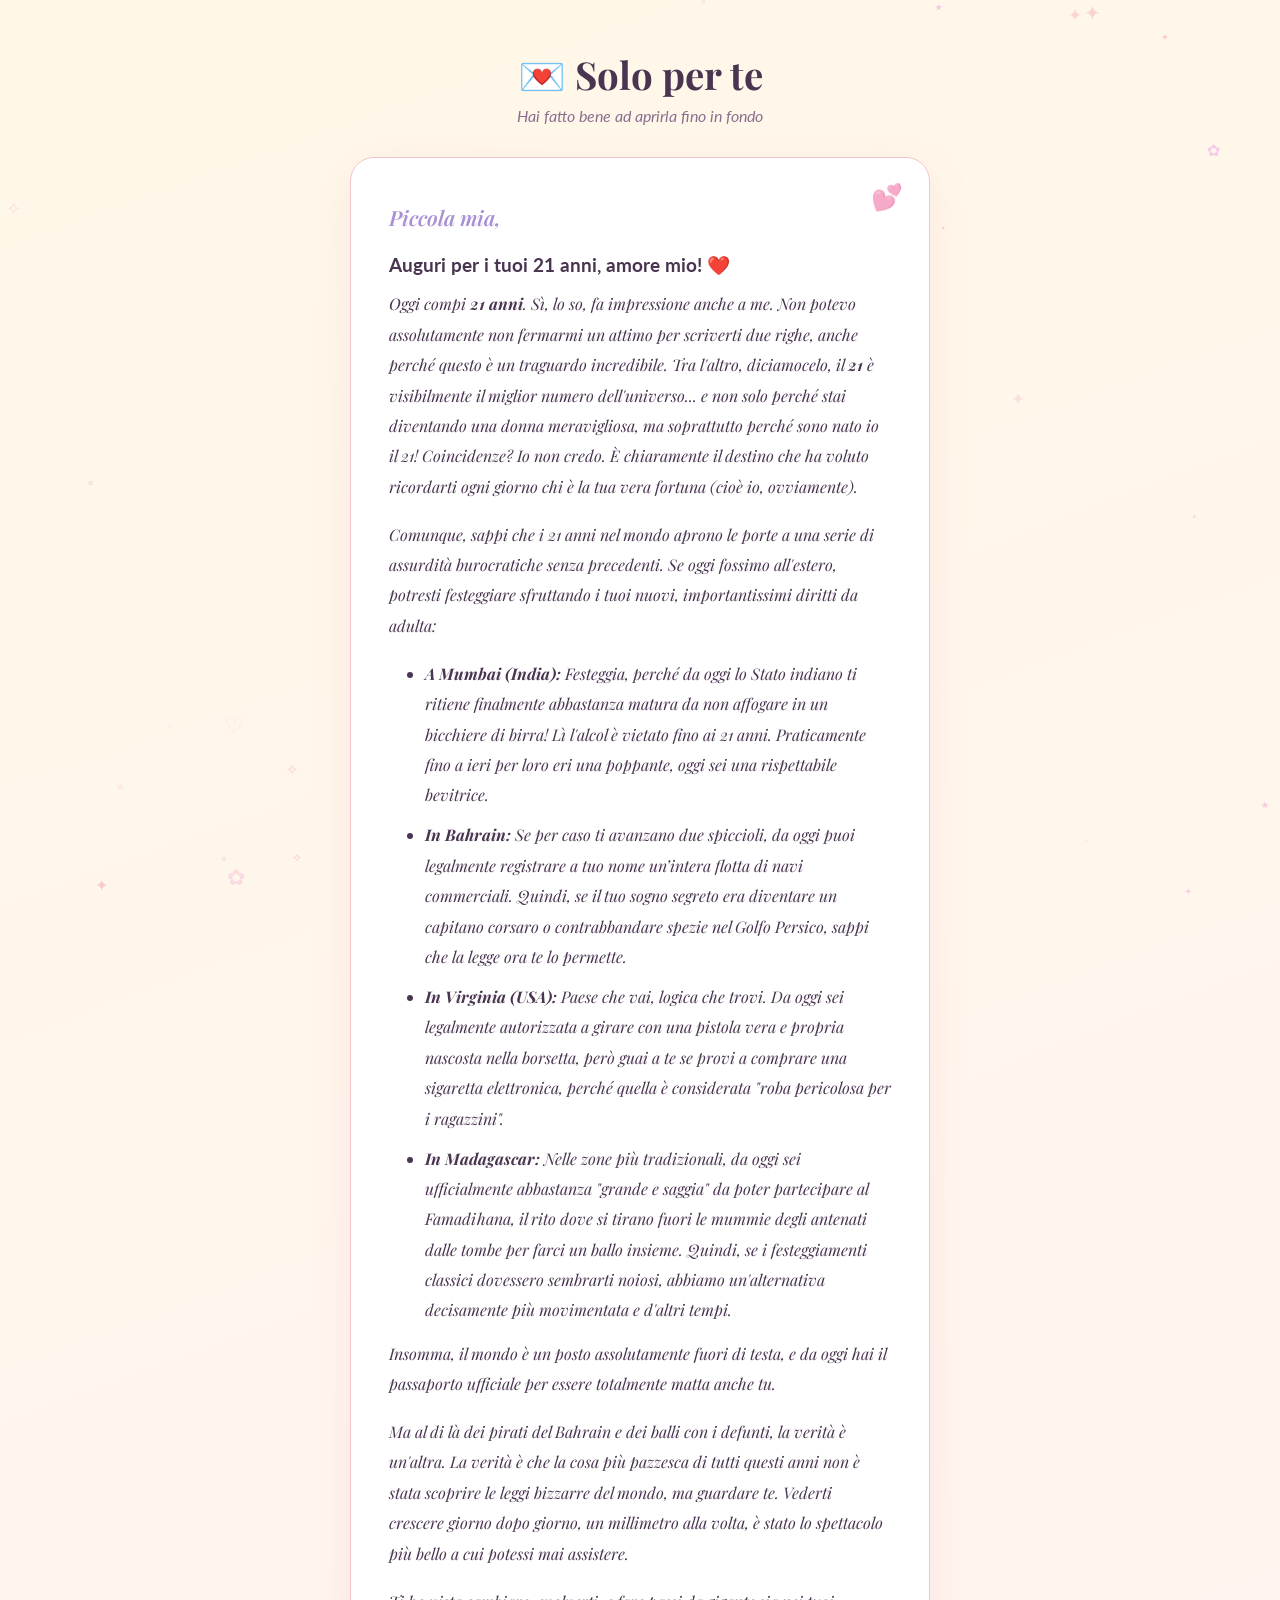
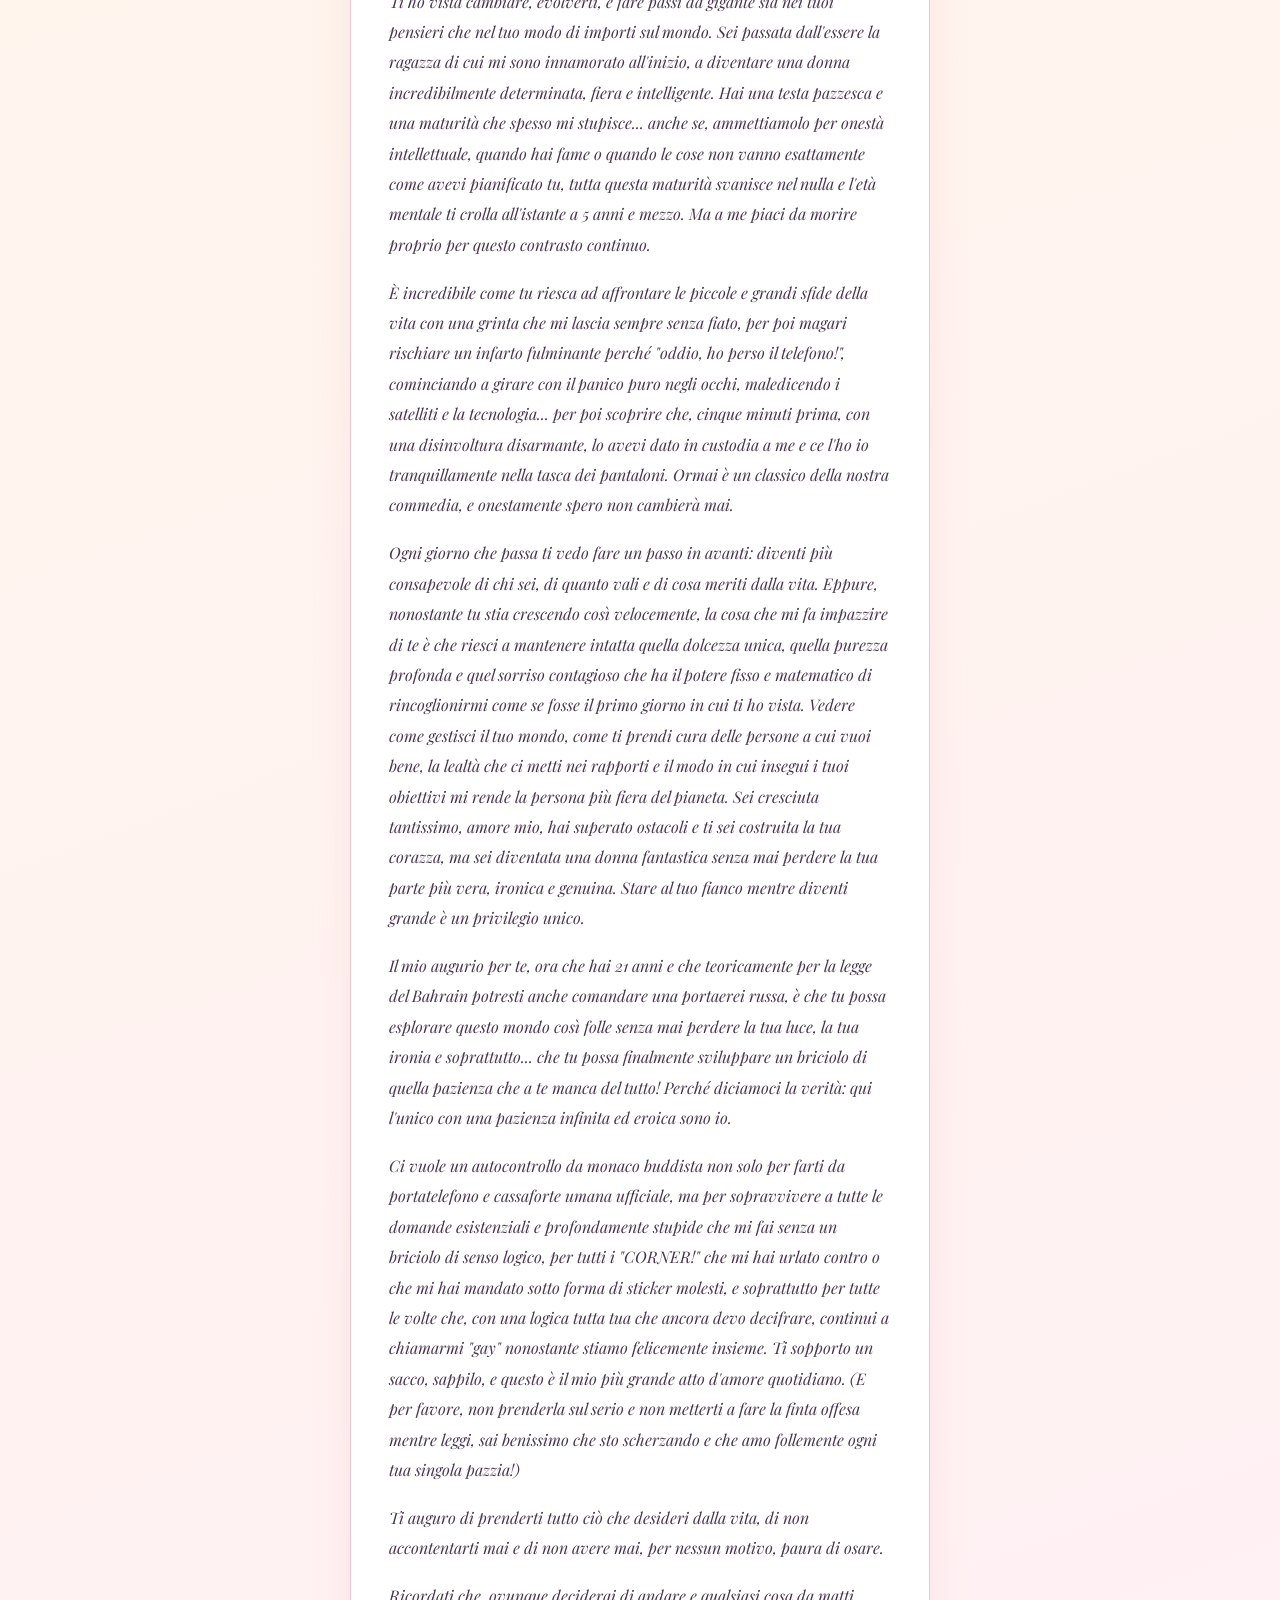
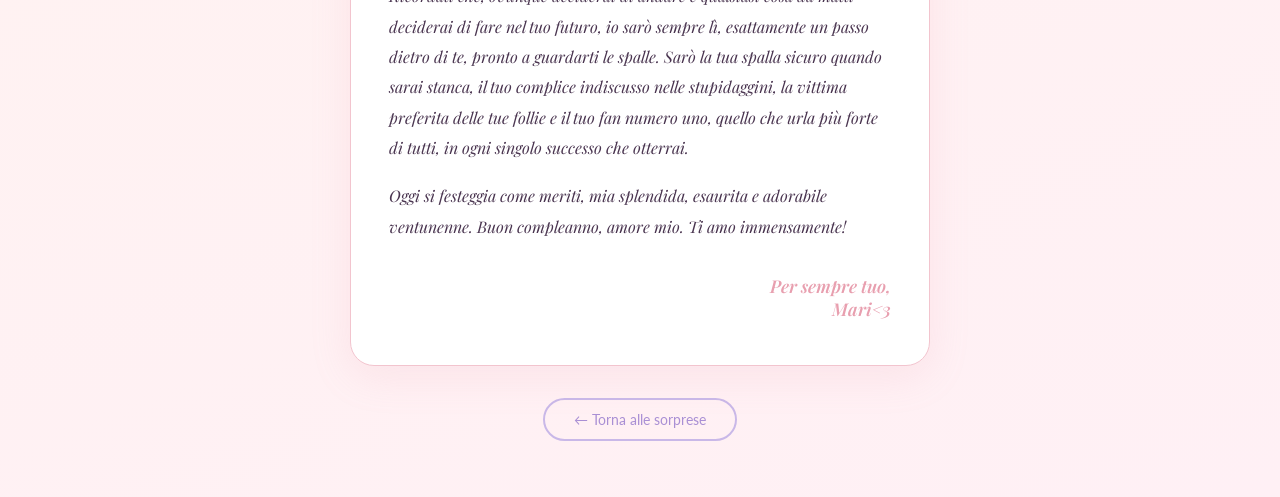
<file: lettera.html>
<!DOCTYPE html>
<html lang="it">
<head>
<meta charset="UTF-8"/>
<meta name="viewport" content="width=device-width, initial-scale=1.0"/>
<title>💌 Solo per te</title>
<link rel="stylesheet" href="style.css"/>
<style>
  body { background: linear-gradient(160deg, #FFF8E8 0%, #FFF0F5 100%); }
  .page {
    justify-content: flex-start;
    padding-top: 3rem; padding-bottom: 3.5rem; gap: 2rem;
  }

  .page-header h1 {
    font-family: 'Playfair Display', serif;
    font-size: clamp(1.8rem, 4vw, 2.4rem);
    font-weight: 700; color: var(--text);
  }
  .page-header p { color: var(--text-soft); font-style: italic; margin-top: 0.4rem; }

  /* Foglio della lettera */
  .lettera-paper {
    background: var(--white);
    max-width: 580px; width: 100%;
    border-radius: 24px;
    padding: 2.8rem 2.4rem;
    box-shadow: 0 10px 40px rgba(230,150,170,0.15);
    border: 1px solid var(--rose);
    position: relative;
    text-align: left;
  }

  /* Decorazione angolo */
  .lettera-paper::before {
    content: '💕';
    position: absolute; top: 1.4rem; right: 1.6rem;
    font-size: 1.6rem; opacity: 0.5;
  }

  .lettera-paper .saluto {
    font-family: 'Playfair Display', serif;
    font-size: 1.3rem; font-weight: 600; font-style: italic;
    color: var(--lilac-dark); margin-bottom: 1.4rem;
    display: block;
  }

  .lettera-paper p {
    font-family: 'Playfair Display', serif;
    font-style: italic; font-size: 1rem;
    color: var(--text); line-height: 1.9;
    margin-bottom: 1.1rem;
  }

  /* Lista puntata con lo stesso carattere della lettera */
  .lettera-paper ul,
  .lettera-paper li {
    font-family: 'Playfair Display', serif;
    font-style: italic;
    font-size: 1rem;
    color: var(--text);
    line-height: 1.9;
  }
  .lettera-paper ul { padding-left: 1.2rem; margin-bottom: 0.9rem; }
  .lettera-paper li { margin-bottom: 0.6rem; }

  /* Segnaposto evidenziato in giallo per trovarlo facilmente */
  .placeholder {
    background: #FFFACD;
    border-left: 3px solid var(--gold);
    padding: 0.4rem 0.8rem;
    border-radius: 0 8px 8px 0;
    display: block;
    font-style: normal;
    font-size: 0.85rem;
    color: #8A7040;
    margin-bottom: 1rem;
    font-family: 'Lato', sans-serif;
  }

  .lettera-paper .firma {
    font-family: 'Playfair Display', serif;
    font-size: 1.1rem; font-weight: 600; font-style: italic;
    color: var(--rose-dark);
    text-align: right; margin-top: 2rem;
  }

  /* Linee decorative tra paragrafi */
  .lettera-divider {
    border: none; border-top: 1px dashed var(--rose);
    margin: 1.2rem 0; opacity: 0.5;
  }
</style>
</head>
<body>

<canvas id="particles-canvas"></canvas>

<div class="page">
  <div class="page-header">
    <h1>💌 Solo per te</h1>
    <p>Hai fatto bene ad aprirla fino in fondo</p>
  </div>

  <div class="lettera-paper">
    <span class="saluto">Piccola mia,</span>

    <h3 style="margin-top:0.4rem; margin-bottom:0.8rem;">Auguri per i tuoi 21 anni, amore mio! ❤️</h3>

    <p>Oggi compi <strong>21 anni</strong>. Sì, lo so, fa impressione anche a me. Non potevo assolutamente non fermarmi un attimo per scriverti due righe, anche perché questo è un traguardo incredibile. Tra l'altro, diciamocelo, il <strong>21</strong> è visibilmente il miglior numero dell'universo... e non solo perché stai diventando una donna meravigliosa, ma soprattutto perché sono nato io il 21! Coincidenze? Io non credo. È chiaramente il destino che ha voluto ricordarti ogni giorno chi è la tua vera fortuna (cioè io, ovviamente).</p>

    <p>Comunque, sappi che i 21 anni nel mondo aprono le porte a una serie di assurdità burocratiche senza precedenti. Se oggi fossimo all'estero, potresti festeggiare sfruttando i tuoi nuovi, importantissimi diritti da adulta:</p>

    <ul style="margin-left:1rem; margin-bottom:0.8rem;">
      <li><strong>A Mumbai (India):</strong> Festeggia, perché da oggi lo Stato indiano ti ritiene finalmente abbastanza matura da non affogare in un bicchiere di birra! Lì l'alcol è vietato fino ai 21 anni. Praticamente fino a ieri per loro eri una poppante, oggi sei una rispettabile bevitrice.</li>
      <li><strong>In Bahrain:</strong> Se per caso ti avanzano due spiccioli, da oggi puoi legalmente registrare a tuo nome un’intera flotta di navi commerciali. Quindi, se il tuo sogno segreto era diventare un capitano corsaro o contrabbandare spezie nel Golfo Persico, sappi che la legge ora te lo permette.</li>
      <li><strong>In Virginia (USA):</strong> Paese che vai, logica che trovi. Da oggi sei legalmente autorizzata a girare con una pistola vera e propria nascosta nella borsetta, però guai a te se provi a comprare una sigaretta elettronica, perché quella è considerata "roba pericolosa per i ragazzini".</li>
      <li><strong>In Madagascar:</strong> Nelle zone più tradizionali, da oggi sei ufficialmente abbastanza "grande e saggia" da poter partecipare al Famadihana, il rito dove si tirano fuori le mummie degli antenati dalle tombe per farci un ballo insieme. Quindi, se i festeggiamenti classici dovessero sembrarti noiosi, abbiamo un'alternativa decisamente più movimentata e d'altri tempi.</li>
    </ul>

    <p>Insomma, il mondo è un posto assolutamente fuori di testa, e da oggi hai il passaporto ufficiale per essere totalmente matta anche tu.</p>

    <p>Ma al di là dei pirati del Bahrain e dei balli con i defunti, la verità è un'altra. La verità è che la cosa più pazzesca di tutti questi anni non è stata scoprire le leggi bizzarre del mondo, ma guardare te. Vederti crescere giorno dopo giorno, un millimetro alla volta, è stato lo spettacolo più bello a cui potessi mai assistere.</p>

    <p>Ti ho vista cambiare, evolverti, e fare passi da gigante sia nei tuoi pensieri che nel tuo modo di importi sul mondo. Sei passata dall'essere la ragazza di cui mi sono innamorato all'inizio, a diventare una donna incredibilmente determinata, fiera e intelligente. Hai una testa pazzesca e una maturità che spesso mi stupisce... anche se, ammettiamolo per onestà intellettuale, quando hai fame o quando le cose non vanno esattamente come avevi pianificato tu, tutta questa maturità svanisce nel nulla e l'età mentale ti crolla all'istante a 5 anni e mezzo. Ma a me piaci da morire proprio per questo contrasto continuo.</p>

    <p>È incredibile come tu riesca ad affrontare le piccole e grandi sfide della vita con una grinta che mi lascia sempre senza fiato, per poi magari rischiare un infarto fulminante perché "oddio, ho perso il telefono!", cominciando a girare con il panico puro negli occhi, maledicendo i satelliti e la tecnologia... per poi scoprire che, cinque minuti prima, con una disinvoltura disarmante, lo avevi dato in custodia a me e ce l'ho io tranquillamente nella tasca dei pantaloni. Ormai è un classico della nostra commedia, e onestamente spero non cambierà mai.</p>

    <p>Ogni giorno che passa ti vedo fare un passo in avanti: diventi più consapevole di chi sei, di quanto vali e di cosa meriti dalla vita. Eppure, nonostante tu stia crescendo così velocemente, la cosa che mi fa impazzire di te è che riesci a mantenere intatta quella dolcezza unica, quella purezza profonda e quel sorriso contagioso che ha il potere fisso e matematico di rincoglionirmi come se fosse il primo giorno in cui ti ho vista. Vedere come gestisci il tuo mondo, come ti prendi cura delle persone a cui vuoi bene, la lealtà che ci metti nei rapporti e il modo in cui insegui i tuoi obiettivi mi rende la persona più fiera del pianeta. Sei cresciuta tantissimo, amore mio, hai superato ostacoli e ti sei costruita la tua corazza, ma sei diventata una donna fantastica senza mai perdere la tua parte più vera, ironica e genuina. Stare al tuo fianco mentre diventi grande è un privilegio unico.</p>

    <p>Il mio augurio per te, ora che hai 21 anni e che teoricamente per la legge del Bahrain potresti anche comandare una portaerei russa, è che tu possa esplorare questo mondo così folle senza mai perdere la tua luce, la tua ironia e soprattutto... che tu possa finalmente sviluppare un briciolo di quella pazienza che a te manca del tutto! Perché diciamoci la verità: qui l'unico con una pazienza infinita ed eroica sono io.</p>

    <p>Ci vuole un autocontrollo da monaco buddista non solo per farti da portatelefono e cassaforte umana ufficiale, ma per sopravvivere a tutte le domande esistenziali e profondamente stupide che mi fai senza un briciolo di senso logico, per tutti i "CORNER!" che mi hai urlato contro o che mi hai mandato sotto forma di sticker molesti, e soprattutto per tutte le volte che, con una logica tutta tua che ancora devo decifrare, continui a chiamarmi "gay" nonostante stiamo felicemente insieme. Ti sopporto un sacco, sappilo, e questo è il mio più grande atto d'amore quotidiano. <em>(E per favore, non prenderla sul serio e non metterti a fare la finta offesa mentre leggi, sai benissimo che sto scherzando e che amo follemente ogni tua singola pazzia!)</em></p>

    <p>Ti auguro di prenderti tutto ciò che desideri dalla vita, di non accontentarti mai e di non avere mai, per nessun motivo, paura di osare.</p>

    <p>Ricordati che, ovunque deciderai di andare e qualsiasi cosa da matti deciderai di fare nel tuo futuro, io sarò sempre lì, esattamente un passo dietro di te, pronto a guardarti le spalle. Sarò la tua spalla sicuro quando sarai stanca, il tuo complice indiscusso nelle stupidaggini, la vittima preferita delle tue follie e il tuo fan numero uno, quello che urla più forte di tutti, in ogni singolo successo che otterrai.</p>

    <p>Oggi si festeggia come meriti, mia splendida, esaurita e adorabile ventunenne. Buon compleanno, amore mio. Ti amo immensamente!</p>

    <div class="firma">Per sempre tuo,<br>Mari&lt;3</div>
  </div>

  <a href="dashboard.html" class="btn-outline">← Torna alle sorprese</a>
</div>

<script src="particles.js"></script>
<script>
  // Mostra una scrollbar elegante se il contenuto è più alto del viewport della card
  (function(){
    const paper = document.querySelector('.lettera-paper');
    function update() {
      if (paper.scrollHeight > paper.clientHeight) {
        paper.style.overflowY = 'auto';
        paper.style.scrollbarWidth = 'thin';
      } else {
        paper.style.overflowY = 'visible';
        paper.style.scrollbarWidth = 'auto';
      }
    }
    update();
    window.addEventListener('resize', update);
  })();
</script>
</body>
</html>
</file>
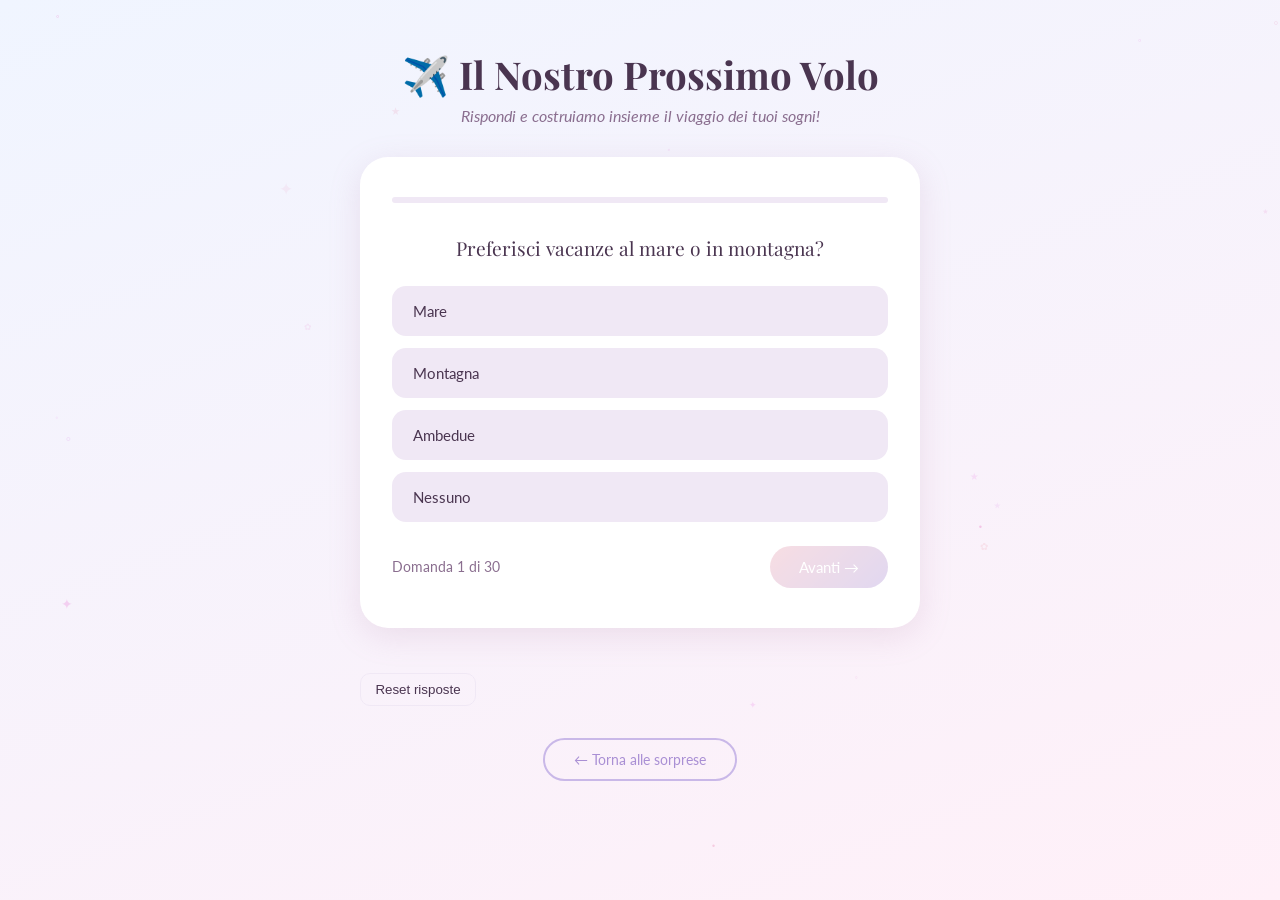
<file: quiz.html>
<!DOCTYPE html>
<html lang="it">
<head>
<meta charset="UTF-8"/>
<meta name="viewport" content="width=device-width, initial-scale=1.0"/>
<title>✈️ Il Nostro Prossimo Volo</title>
<link rel="stylesheet" href="style.css"/>
<style>
  body { background: linear-gradient(160deg, #F0F5FF 0%, #FFF0F8 100%); }
  .page { justify-content: flex-start; padding-top: 3rem; padding-bottom: 3rem; gap: 2rem; }

  .page-header h1 {
    font-family: 'Playfair Display', serif;
    font-size: clamp(1.8rem, 4vw, 2.4rem);
    font-weight: 700; color: var(--text);
  }
  .page-header p { color: var(--text-soft); font-style: italic; margin-top: 0.4rem; }

  /* Card quiz */
  .quiz-card {
    background: var(--white);
    border-radius: 28px;
    padding: 2.5rem 2rem;
    max-width: 560px; width: 100%;
    box-shadow: 0 8px 32px var(--shadow);
  }

  /* Barra progresso */
  .quiz-progress {
    height: 6px; background: var(--pearl);
    border-radius: 10px; margin-bottom: 2rem; overflow: hidden;
  }
  .quiz-progress-bar {
    height: 100%;
    background: linear-gradient(90deg, var(--rose-dark), var(--lilac-dark));
    border-radius: 10px;
    transition: width 0.4s ease;
  }

  .quiz-question {
    font-family: 'Playfair Display', serif;
    font-size: 1.2rem; color: var(--text);
    margin-bottom: 1.4rem; line-height: 1.45;
  }

  .quiz-options { display: flex; flex-direction: column; gap: 0.7rem; }
  .quiz-option {
    background: var(--pearl); border: 2px solid transparent;
    border-radius: 14px; padding: 0.9rem 1.2rem;
    cursor: pointer; font-size: 0.95rem; color: var(--text);
    transition: all 0.2s; text-align: left; width: 100%;
    font-family: 'Lato', sans-serif;
  }
  .quiz-option:hover  { border-color: var(--lilac); background: #F5F0FF; }
  .quiz-option.selected { border-color: var(--lilac-dark); background: #EDE5FF; font-weight: 700; }

  .quiz-nav {
    display: flex; justify-content: space-between;
    align-items: center; margin-top: 1.5rem;
  }
  .quiz-count { font-size: 0.85rem; color: var(--text-soft); }
  .quiz-btn {
    background: linear-gradient(135deg, var(--rose-dark), var(--lilac-dark));
    color: var(--white); border: none;
    border-radius: 50px; padding: 0.75rem 1.8rem;
    font-family: 'Lato', sans-serif; font-size: 0.95rem;
    cursor: pointer; transition: transform 0.2s;
  }
  .quiz-btn:hover   { transform: scale(1.04); }
  .quiz-btn:disabled { opacity: 0.35; cursor: default; transform: none; }

  /* Schermata finale quiz */
  .quiz-done { text-align: center; padding: 1rem 0; }
  .quiz-done .big-emoji { font-size: 3.5rem; margin-bottom: 1rem; }
  .quiz-done h3 {
    font-family: 'Playfair Display', serif;
    font-size: 1.6rem; color: var(--text); margin-bottom: 0.6rem;
  }
  .quiz-done p { color: var(--text-soft); font-size: 0.95rem; line-height: 1.7; }
  .quiz-done .answers-preview {
    background: var(--pearl); border-radius: 16px;
    padding: 1.2rem 1.4rem; margin-top: 1.2rem;
    text-align: left;
    max-height: 240px; overflow-y: auto;
  }
  .quiz-done .answer-row { margin-bottom: 0.8rem; }
  .quiz-done .answer-row .q { font-size: 0.78rem; color: var(--text-soft); margin-bottom: 0.15rem; }
  .quiz-done .answer-row .a { font-size: 0.88rem; color: var(--text); font-weight: 700; }
</style>
</head>
<body>

<canvas id="particles-canvas"></canvas>

<div class="page">
  <div class="page-header">
    <h1>✈️ Il Nostro Prossimo Volo</h1>
    <p>Rispondi e costruiamo insieme il viaggio dei tuoi sogni!</p>
  </div>

  <div class="quiz-card">
    <div class="quiz-progress"><div class="quiz-progress-bar" id="quiz-bar"></div></div>
    <div id="quiz-content"></div>
  </div>

  <div style="max-width:560px; width:100%; margin-top:0.8rem; display:flex; gap:0.6rem; align-items:center;">
    <button id="reset-quiz" style="background:transparent;border:1px solid var(--pearl);color:var(--text);padding:0.5rem 0.9rem;border-radius:10px;cursor:pointer">Reset risposte</button>
  </div>

  <a href="dashboard.html" class="btn-outline">← Torna alle sorprese</a>
</div>

<script src="particles.js"></script>
<script>
  // Domande del quiz: 30 domande interamente sul tema del viaggio
  const quizData = [
    { type: 'mc', question: 'Preferisci vacanze al mare o in montagna?', options: ['Mare','Montagna','Ambedue','Nessuno'] },
    { type: 'mc', question: 'Quale mezzo preferisci per viaggiare?', options: ['Aereo','Treno','Auto','Nave'] },
    { type: 'mc', question: 'Ti piace viaggiare pianificando tutto o improvvisando?', options: ['Pianificato','Improvvisato','Un po\'e un po\'','Dipende dalla meta'] },
    { type: 'text', question: 'Descrivi la tua destinazione da sogno.' },
    { type: 'mc', question: 'Preferisci viaggi lunghi o brevi weekend?', options: ['Lunghi','Brevi','Entrambi','Dipende'] },
    { type: 'text', question: 'Racconta il miglior ricordo di viaggio che hai.' },
    { type: 'mc', question: 'Cosa ti attira di più in una città nuova?', options: ['Cibo','Architettura','Vita notturna','Musei e cultura'] },
    { type: 'mc', question: 'Quando viaggi, preferisci soggiornare in:', options: ['Hotel','B&B','Appartamento','Ostelli'] },
    { type: 'text', question: 'Quali tre oggetti non devono mai mancare nella tua valigia?' },
    { type: 'mc', question: 'Quanto conta il budget nella scelta della meta?', options: ['Molto','Abbastanza','Poco','Per niente'] },
    { type: 'mc', question: 'Preferisci esplorare a piedi o con tour organizzati?', options: ['A piedi','Tour organizzati','Noleggiare auto','Entrambi'] },
    { type: 'text', question: 'Hai una lista di posti da vedere (bucket list)? Dimmi uno.' },
    { type: 'mc', question: 'Ti piace provare il cibo locale?', options: ['Sempre','Solo se interessante','Raramente','Mai'] },
    { type: 'text', question: 'Qual è il piatto locale più memorabile che hai mangiato?' },
    { type: 'mc', question: 'Preferisci spiagge affollate o tranquille?', options: ['Affollate','Tranquille','Mix','Non mi interessano le spiagge'] },
    { type: 'mc', question: 'Durante il viaggio, cosa preferisci come ritmo?', options: ['Full-immersion','Relax totale','Giornate miste','Dipende'] },
    { type: 'text', question: 'Qual è la tua routine mattutina in vacanza?' },
    { type: 'mc', question: 'Ti piace documentare i viaggi con foto o video?', options: ['Foto','Video','Entrambi','Nessuno'] },
    { type: 'text', question: 'Hai un rituale prima di partire? Raccontalo.' },
    { type: 'mc', question: 'Preferisci mete calde o fredde?', options: ['Calde','Fredde','Mitigate','Dipende'] },
    { type: 'text', question: 'Qual è la tua città europea preferita e perché?' },
    { type: 'mc', question: 'Ti piace pianificare i ristoranti in anticipo?', options: ['Sì','No','Qualche volta','Solo per occasioni speciali'] },
    { type: 'text', question: 'Quale attività avventurosa ti piacerebbe provare?' },
    { type: 'mc', question: 'Quanto conta il comfort durante il viaggio?', options: ['Molto','Abbastanza','Poco','Per niente'] },
    { type: 'text', question: 'Hai mai avuto un imprevisto durante un viaggio? Raccontalo.' },
    { type: 'mc', question: 'Preferisci visitare luoghi famosi o nascondigli locali?', options: ['Famosi','Locali','Entrambi','Non ho preferenze'] },
    { type: 'text', question: 'Qual è il miglior souvenir che hai portato a casa?' },
    { type: 'mc', question: 'Ti senti più comodo con itinerario dettagliato o spontaneità?', options: ['Itinerario dettagliato','Spontaneità','Semi-pianificato','Dipende'] },
    { type: 'text', question: 'Descrivi il viaggio perfetto di 7 giorni.' },
    { type: 'mc', question: 'Se potessi scegliere ora, partirai per una meta europea o esotica?', options: ['Europea','Esotica','Entrambe','Resto a casa'] }
  ];

  let currentQ = 0;
  const answers = [];

  // Carica risposte già date (se ha riaperto la pagina)
  const saved = JSON.parse(localStorage.getItem('quiz_viaggio') || 'null');
  if (saved && saved.done) {
    currentQ = quizData.length; // salta direttamente al risultato
    saved.answers.forEach((a, i) => answers[i] = a);
  }

  function render() {
    const total = quizData.length;
    document.getElementById('quiz-bar').style.width = (currentQ / total * 100) + '%';

    if (currentQ >= total) { renderDone(); return; }

    const q = quizData[currentQ];
    if (q.type === 'mc') {
      document.getElementById('quiz-content').innerHTML = `
        <div class="quiz-question">${q.question}</div>
        <div class="quiz-options">
          ${q.options.map((opt, i) => `
            <button class="quiz-option${answers[currentQ]?.idx === i ? ' selected' : ''}"
                    onclick="select(${i})">${opt}</button>
          `).join('')}
        </div>
        <div class="quiz-nav">
          <span class="quiz-count">Domanda ${currentQ + 1} di ${total}</span>
          <button class="quiz-btn" id="q-next" ${answers[currentQ] ? '' : 'disabled'} onclick="next()">Avanti →</button>
        </div>
      `;
    } else {
      document.getElementById('quiz-content').innerHTML = `
        <div class="quiz-question">${q.question}</div>
        <div>
          <textarea id="open-answer" rows="4" style="width:100%; padding:0.8rem; border-radius:12px; border:1px solid var(--pearl); font-family:Lato, sans-serif;">${answers[currentQ]?.text || ''}</textarea>
        </div>
        <div class="quiz-nav">
          <span class="quiz-count">Domanda ${currentQ + 1} di ${total}</span>
          <button class="quiz-btn" id="q-next" onclick="next()">Avanti →</button>
        </div>
      `;
      // abilita/disabilita next in base al contenuto
      const ta = document.getElementById('open-answer');
      ta.addEventListener('input', () => { document.getElementById('q-next').disabled = ta.value.trim().length === 0; });
      document.getElementById('q-next').disabled = !answers[currentQ];
    }
  }

  function select(idx) {
    const q = quizData[currentQ];
    answers[currentQ] = { question: q.question, answer: q.options[idx], idx };
    // salva parziale
    localStorage.setItem('quiz_viaggio_partial', JSON.stringify(answers));
    render();
  }

  function next() {
    const q = quizData[currentQ];
    if (q.type === 'text') {
      const val = document.getElementById('open-answer').value.trim();
      answers[currentQ] = { question: q.question, answer: val };
    }
    currentQ++;
    if (currentQ >= quizData.length) {
      // Salva tutto in localStorage
      localStorage.setItem('quiz_viaggio', JSON.stringify({ done: true, timestamp: new Date().toLocaleString('it-IT'), answers }));
      localStorage.removeItem('quiz_viaggio_partial');
    } else {
      localStorage.setItem('quiz_viaggio_partial', JSON.stringify(answers));
    }
    render();
  }

  function renderDone() {
    document.getElementById('quiz-bar').style.width = '100%';
    const rows = answers.map((a,i) => `
      <div class="answer-row">
        <div class="q">${i+1}. ${a.question}</div>
        <div class="a">${a.answer || ''}</div>
      </div>`).join('');

    document.getElementById('quiz-content').innerHTML = `
      <div class="quiz-done">
        <div class="big-emoji">🎉</div>
        <h3>Quiz completato!</h3>
        <p>Perfetto amore — ho salvato tutto.<br>
           Puoi recuperare le risposte in qualsiasi momento.</p>
        <div class="answers-preview">${rows}</div>
      </div>
    `;
  }

  render();

  // Funzione utile per recuperare le risposte via console:
  // JSON.parse(localStorage.getItem('quiz_viaggio'))

  // Pulsante per resettare le risposte salvate
  document.getElementById('reset-quiz').addEventListener('click', () => {
    if (!confirm('Resettare le risposte del quiz? Questa azione non è reversibile.')) return;
    localStorage.removeItem('quiz_viaggio');
    localStorage.removeItem('quiz_viaggio_partial');
    // svuota array locali e riporta al primo quesito
    for (let i = 0; i < quizData.length; i++) answers[i] = undefined;
    currentQ = 0;
    alert('Risposte resettate. La pagina verrà ricaricata.');
    location.reload();
  });
</script>
</body>
</html>
</file>
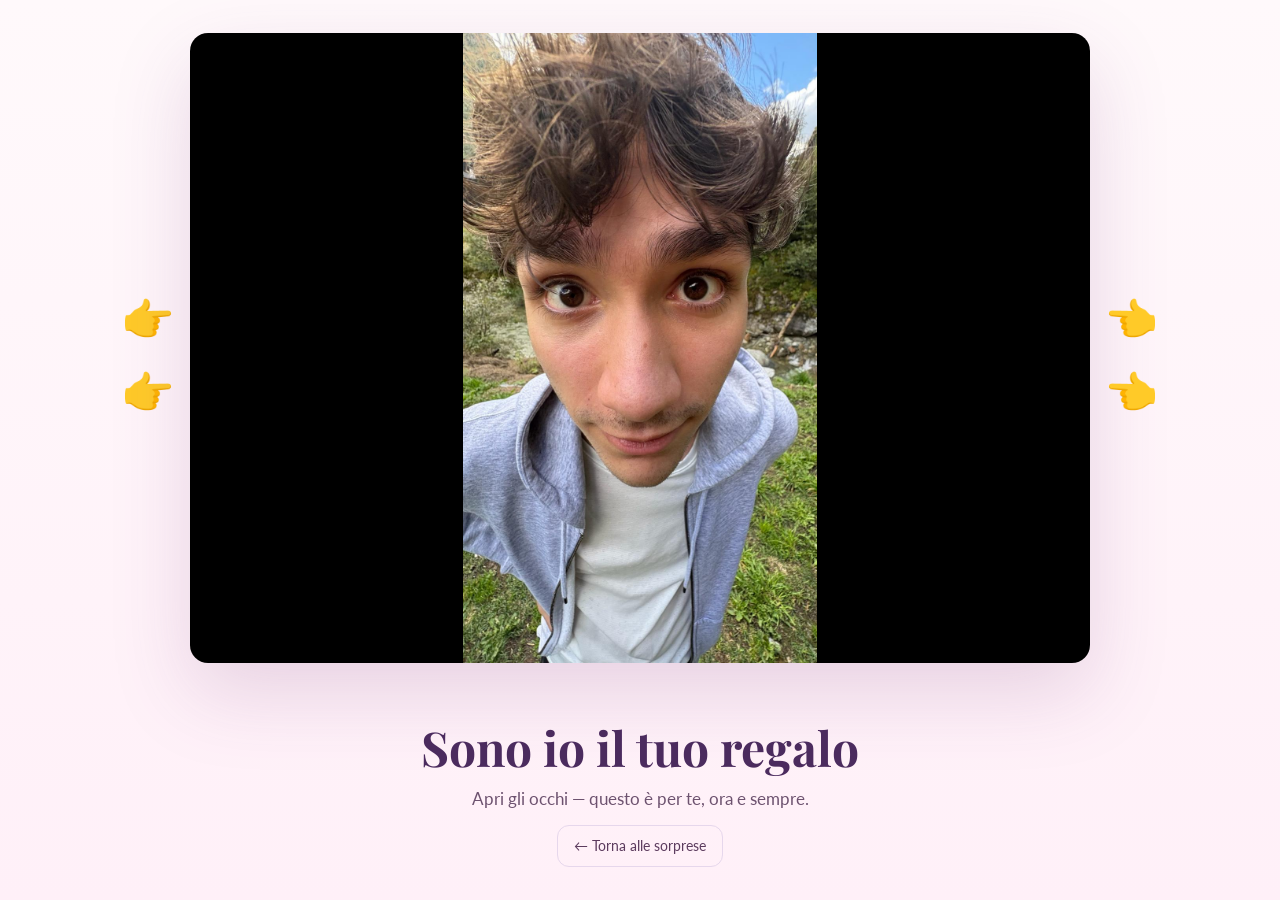
<file: regalo.html>
<!DOCTYPE html>
<html lang="it">
<head>
<meta charset="utf-8" />
<meta name="viewport" content="width=device-width,initial-scale=1" />
<title>🎁 Il tuo vero regalo</title>
<link rel="stylesheet" href="style.css" />
<style>
  :root { --bg: linear-gradient(180deg,#FFF9FB,#FFF0F8); }
  body { margin:0; min-height:100vh; display:flex; align-items:center; justify-content:center; background:var(--bg); font-family: Lato, system-ui, sans-serif; }
  .hero { width:100%; max-width:1100px; padding:2rem; display:flex; gap:2rem; align-items:center; justify-content:center; flex-direction:column; }
  .photo-wrap { width:100%; border-radius:18px; overflow:hidden; box-shadow:0 30px 80px rgba(120,60,130,0.18); }
  .photo-large { width:100%; height: min(70vh, 780px); object-fit:contain; display:block; background-color:#000; }
  .caption { margin-top:1.2rem; text-align:center; }
  .caption h1 { font-family: 'Playfair Display', serif; font-size: clamp(2rem,5vw,3rem); margin:0; color: #4b2b5e; }
  .caption p { margin:0.6rem 0 0; color:#6d526f; font-size:1.05rem; }
  .pointing { font-size:2.6rem; margin-top:0.6rem; }
  .actions { margin-top:1.2rem; display:flex; gap:0.8rem; align-items:center; }
  .btn-outline { background:transparent; border:1px solid #e6d7ec; padding:0.7rem 1rem; border-radius:12px; color:#5c3b5e; text-decoration:none; }
  .btn-primary { background:linear-gradient(90deg,#ff9ac8,#cfa0ff); color:white; padding:0.8rem 1.2rem; border-radius:12px; text-decoration:none; }
  @media (min-width:900px){ .hero{flex-direction:column;} }
  /* Emoji lateral positioning for small screens */
  @media (max-width:760px){
    .pointing { font-size:2rem; }
    .photo-large { height: 55vh; }
  }
</style>
</head>
<body>
  <div class="hero">
    <div style="display:flex; width:100%; gap:1rem; align-items:center;">
      <div style="display:flex; flex-direction:column; gap:0.8rem; align-items:center;">
        <div class="pointing">👉</div>
        <div class="pointing">👉</div>
      </div>

      <div class="photo-wrap" style="flex:1; display:flex; align-items:center; justify-content:center;">
        <!-- Sostituisci images/gay4.jpeg con la tua foto reale -->
        <img loading="lazy" class="photo-large" src="images/gay7.jpeg" alt="La foto del regalo" 
             onerror="this.onerror=null; this.src='images/gay1.jpeg';" 
             onload="this.classList.add('loaded')" />
      </div>

      <div style="display:flex; flex-direction:column; gap:0.8rem; align-items:center;">
        <div class="pointing">👈</div>
        <div class="pointing">👈</div>
      </div>
    </div>
    <div class="caption">
      <h1>Sono io il tuo regalo</h1>
      <p>Apri gli occhi — questo è per te, ora e sempre.</p>
      <div class="actions" style="justify-content:center; margin-top:1rem;">
        <a href="dashboard.html" class="btn-outline">← Torna alle sorprese</a>
      </div>
    </div>
  </div>
</body>
</html>
</file>
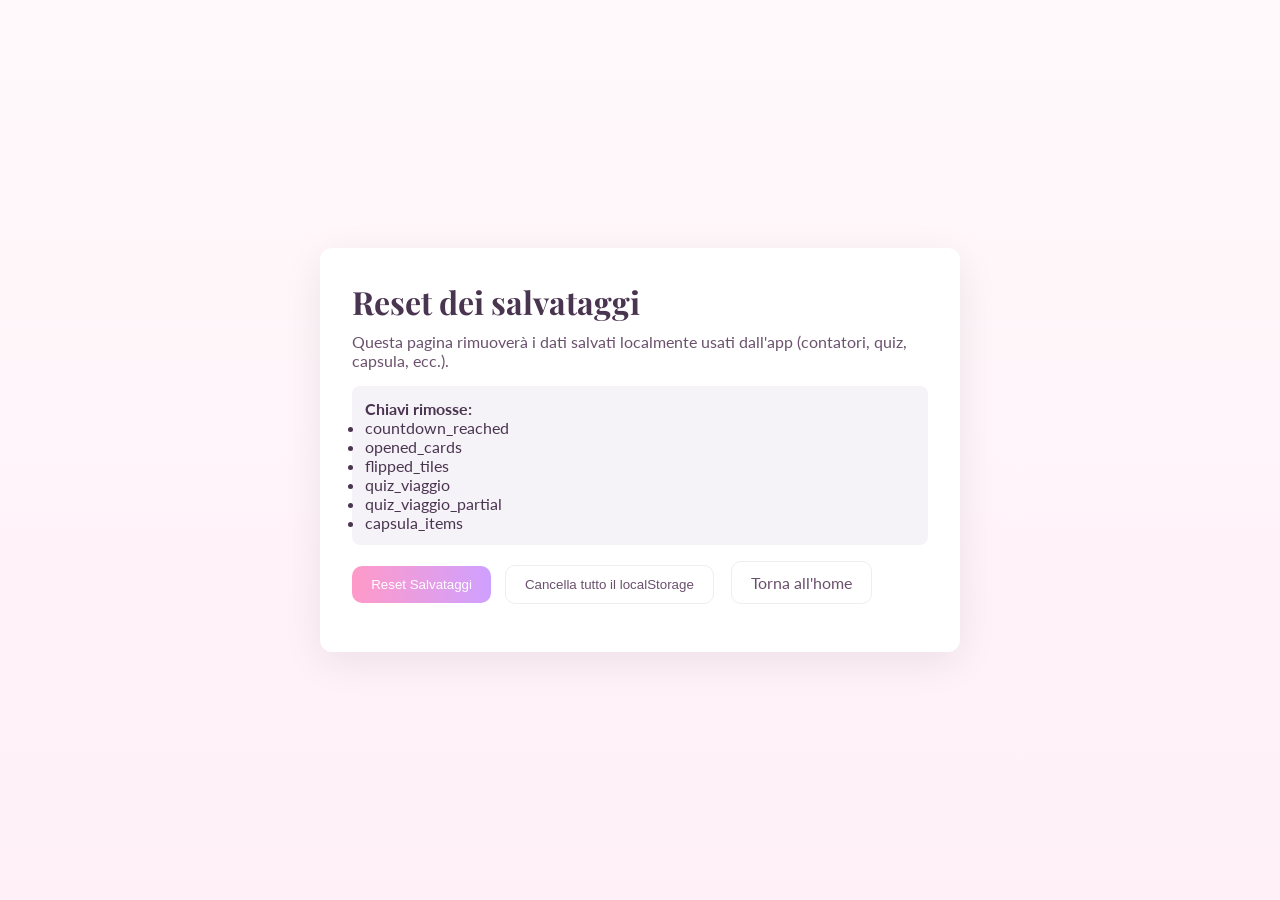
<file: reset.html>
<!DOCTYPE html>
<html lang="it">
<head>
<meta charset="utf-8" />
<meta name="viewport" content="width=device-width,initial-scale=1" />
<title>Reset Salvataggi</title>
<link rel="stylesheet" href="style.css">
<style>
  body{display:flex;align-items:center;justify-content:center;min-height:100vh;background:linear-gradient(180deg,#FFF9FB,#FFF0F8);font-family:Lato,system-ui,sans-serif}
  .box{background:white;padding:2rem;border-radius:12px;box-shadow:0 10px 40px rgba(0,0,0,0.08);max-width:640px;width:92%}
  h1{font-family:'Playfair Display',serif;margin:0 0 0.6rem}
  p{color:#6b516d}
  .keys{margin:1rem 0;padding:0.8rem;background:#f6f3f8;border-radius:8px}
  .btn{display:inline-block;padding:0.7rem 1.2rem;border-radius:10px;text-decoration:none;color:white;background:linear-gradient(90deg,#ff9ac8,#cfa0ff);cursor:pointer;border:0}
  .btn-muted{background:transparent;color:#6b516d;border:1px solid #eee;margin-left:0.6rem}
  .result{margin-top:1rem;color:green}
</style>
</head>
<body>
  <div class="box">
    <h1>Reset dei salvataggi</h1>
    <p>Questa pagina rimuoverà i dati salvati localmente usati dall'app (contatori, quiz, capsula, ecc.).</p>
    <div class="keys">
      <strong>Chiavi rimosse:</strong>
      <ul>
        <li>countdown_reached</li>
        <li>opened_cards</li>
        <li>flipped_tiles</li>
        <li>quiz_viaggio</li>
        <li>quiz_viaggio_partial</li>
        <li>capsula_items</li>
      </ul>
    </div>
    <div>
      <button id="doReset" class="btn">Reset Salvataggi</button>
      <button id="doClear" class="btn btn-muted">Cancella tutto il localStorage</button>
      <a href="index.html" class="btn btn-muted" style="margin-left:0.8rem;">Torna all'home</a>
    </div>
    <div id="result" class="result" aria-live="polite"></div>
  </div>
<script>
  const result = document.getElementById('result');
  document.getElementById('doReset').addEventListener('click', () => {
    const keys = ['countdown_reached','opened_cards','flipped_tiles','quiz_viaggio','quiz_viaggio_partial','capsula_items'];
    keys.forEach(k => localStorage.removeItem(k));
    result.textContent = 'Dati resettati: ' + keys.join(', ');
  });
  document.getElementById('doClear').addEventListener('click', () => {
    if (!confirm('Sicuro di voler cancellare TUTTO il localStorage?')) return;
    localStorage.clear();
    result.textContent = 'Tutto il localStorage è stato cancellato.';
  });
</script>
</body>
</html>
</file>
<file: style.css>
/* === FONT === */
@import url('https://fonts.googleapis.com/css2?family=Playfair+Display:ital,wght@0,400;0,600;0,700;1,400;1,600&family=Lato:wght@300;400;700&display=swap');

/* === RESET & VARIABILI === */
*, *::before, *::after { box-sizing: border-box; margin: 0; padding: 0; }
:root {
  --rose:      #F2C4CE;
  --rose-dark: #E89FAF;
  --lilac:     #C9B8E8;
  --lilac-dark:#A98FD4;
  --cream:     #FFF8FA;
  --pearl:     #F0E8F5;
  --gold:      #E8C99A;
  --gold-dark: #D4A574;
  --text:      #4A3550;
  --text-soft: #8A6E8F;
  --white:     #FFFFFF;
  --shadow:    rgba(180,120,160,0.18);
}
html { scroll-behavior: smooth; }
body {
  font-family: 'Lato', sans-serif;
  background: var(--cream);
  color: var(--text);
  min-height: 100vh;
  overflow-x: hidden;
}

/* === CANVAS PARTICLES === */
#particles-canvas {
  position: fixed; top: 0; left: 0;
  width: 100%; height: 100%;
  pointer-events: none; z-index: 0;
}

/* === PAGE WRAPPER === */
.page {
  position: relative; z-index: 1;
  min-height: 100vh;
  display: flex; flex-direction: column;
  align-items: center; justify-content: center;
  padding: 2.5rem 1.5rem;
  text-align: center;
}

/* === BUTTONS === */
.btn-primary {
  display: inline-block;
  background: linear-gradient(135deg, var(--rose-dark), var(--lilac-dark));
  color: var(--white); border: none;
  border-radius: 50px; padding: 1.1rem 2.5rem;
  font-family: 'Playfair Display', serif;
  font-size: 1.15rem; font-style: italic;
  cursor: pointer;
  box-shadow: 0 8px 30px rgba(169,143,212,0.45);
  animation: pulse-btn 2s ease-in-out infinite;
  transition: transform 0.2s;
  text-decoration: none;
}
.btn-primary:hover { transform: scale(1.06); }

.btn-gold {
  display: inline-block;
  background: linear-gradient(135deg, var(--gold), var(--gold-dark));
  color: var(--white); border: none;
  border-radius: 50px; padding: 1.1rem 2.5rem;
  font-family: 'Playfair Display', serif;
  font-size: 1.1rem; font-style: italic;
  cursor: pointer;
  box-shadow: 0 8px 30px rgba(232,201,154,0.5);
  animation: pulse-btn 2s ease-in-out infinite;
  transition: transform 0.2s;
  text-decoration: none;
}
.btn-gold:hover { transform: scale(1.06); }

.btn-outline {
  display: inline-block;
  background: transparent;
  border: 2px solid var(--lilac);
  color: var(--lilac-dark);
  border-radius: 50px; padding: 0.7rem 1.8rem;
  font-family: 'Lato', sans-serif;
  font-size: 0.9rem; cursor: pointer;
  transition: background 0.2s, color 0.2s;
  text-decoration: none;
}
.btn-outline:hover { background: var(--lilac); color: var(--white); }

@keyframes pulse-btn {
  0%,100% { box-shadow: 0 8px 30px rgba(169,143,212,0.4); }
  50%     { box-shadow: 0 12px 45px rgba(169,143,212,0.7); }
}

/* === SCROLLBAR === */
::-webkit-scrollbar { width: 6px; }
::-webkit-scrollbar-thumb { background: var(--lilac); border-radius: 10px; }

/* === RESPONSIVE === */
@media (max-width: 500px) {
  .page { padding: 2rem 1rem; }
}

/* === IMAGE HELPERS === */
.photo-grid { max-width:700px; width:100%; display:flex; gap:0.8rem; margin-bottom:1rem; justify-content:center; }
.photo-grid img { width:32%; border-radius:12px; object-fit:cover; height:200px; display:block; }
 .photo-large { width:100%; height:min(70vh,780px); object-fit:contain; display:block; border-radius:12px; background-color:#000; }

@media (max-width:600px) {
  .photo-grid { gap:0.6rem; }
  .photo-grid img { width:48%; height:140px; }
  .photo-grid img:nth-child(3) { display:none; }
  .photo-large { height:50vh; }
}

/* photo fade-in */
.photo-large { opacity:0; transform: scale(0.99); transition: opacity 0.6s ease, transform 0.6s ease; }
.photo-large.loaded { opacity:1; transform: scale(1); }
</file>
